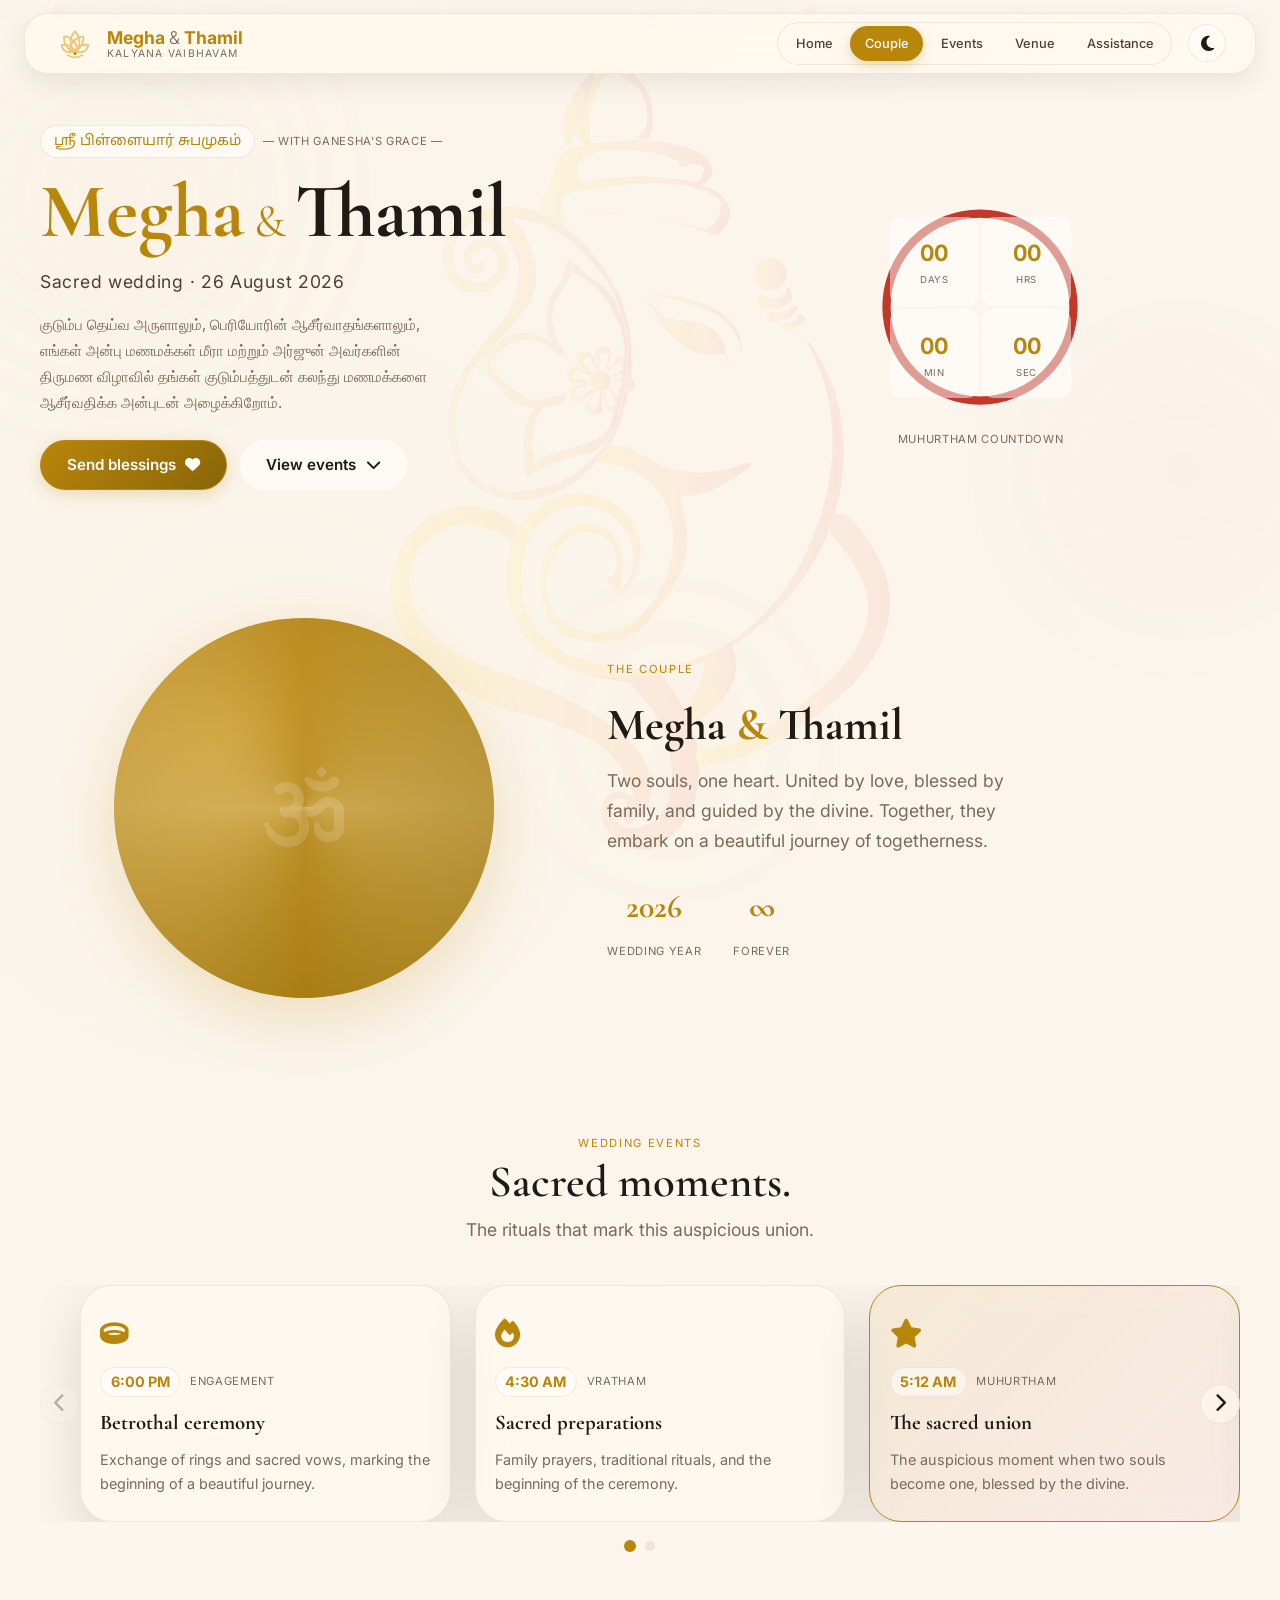
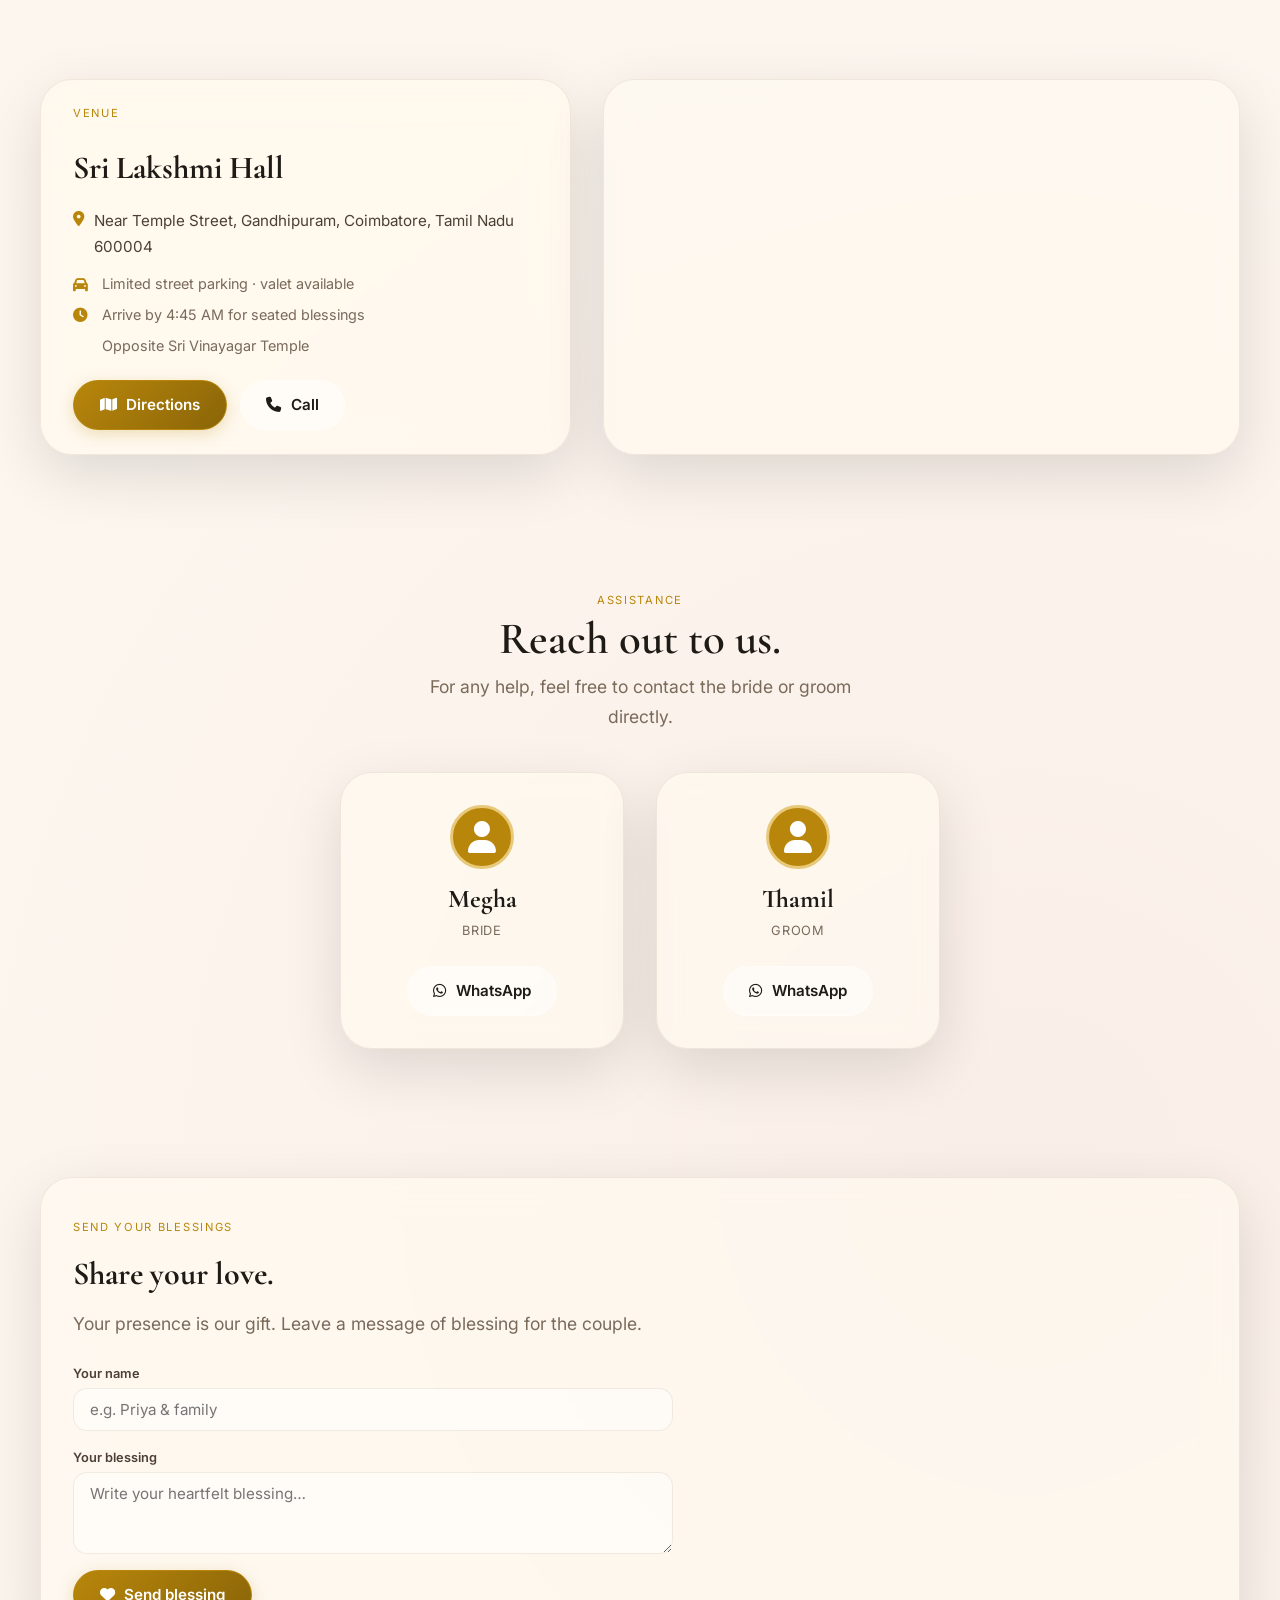
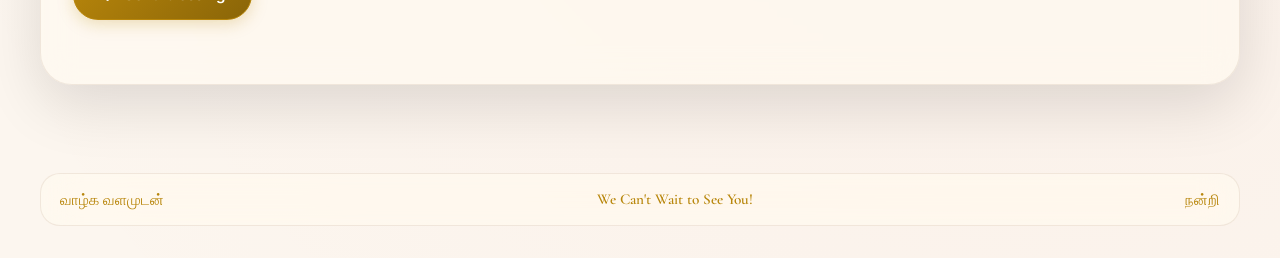
<file: Marriage Template 01/index.html>
<!DOCTYPE html>
<html lang="en" data-theme="light">
<head>
    <meta charset="UTF-8" />
    <meta name="viewport" content="width=device-width, initial-scale=1.0" />
    <title>Megha & Thamil · Sacred Union</title>
    <meta name="description" content="Wedding invitation of Megha & Thamil — a sacred Tamil wedding ceremony." />
    <link rel="preconnect" href="https://fonts.googleapis.com" />
    <link rel="preconnect" href="https://fonts.gstatic.com" crossorigin />
    <link href="https://fonts.googleapis.com/css2?family=Cormorant+Garamond:wght@400;500;600;700&family=Inter:wght@300;400;500;600;700&family=Noto+Sans+Tamil:wght@400;500;700&display=swap" rel="stylesheet" />
    <link rel="stylesheet" href="https://cdnjs.cloudflare.com/ajax/libs/font-awesome/6.5.2/css/all.min.css" />
    <link rel="stylesheet" href="style.css" />
</head>
<body>

    <!-- ===== PRELOADER ===== -->
    <div id="preloader" role="status" aria-label="Loading">
        <div class="loader-ring">
            <div class="ring"></div>
            <div class="ring"></div>
            <div class="ring"></div>
            <div class="loader-lotus"><i class="fas fa-om"></i></div>
        </div>
        <p class="loader-text">Blessings unfolding …</p>
    </div>

    <!-- ===== AMBIENT BG ===== -->
    <div class="ambient-bg" aria-hidden="true">
        <div class="orb orb-1"></div>
        <div class="orb orb-2"></div>
        <div class="orb orb-3"></div>
        <div class="kolam-overlay"></div>
        <div class="floating-petals" id="petalsContainer"></div>
    </div>

    <!-- ===== GANESH DEITY ===== -->
    <div class="deity-silhouette" aria-hidden="true"></div>

    <!-- ===== SKIP LINK ===== -->
    <a class="skip-link" href="#main">Skip to main content</a>

    <!-- ===== HEADER ===== -->
    <header class="site-header" role="banner">
        <div class="container header-inner">
            <a class="brand" href="#home" aria-label="Home">
                <span class="brand-icon" aria-hidden="true">
                    <svg viewBox="0 0 64 64" role="img" aria-label="Lotus logo">
                        <path class="lotus-petal" d="M32 14c4.6 5.4 6.8 11 6.8 16.4 0 5.8-2.4 11-6.8 15.6-4.4-4.6-6.8-9.8-6.8-15.6C25.2 25 27.4 19.4 32 14Z" />
                        <path class="lotus-petal" d="M19.2 22.2c5.8 2.1 10.1 5.2 12.8 9.4 2.8 4.3 3.8 9.1 3.2 14.6-5.8-.6-10.6-2.8-14.4-6.7-3.8-3.9-5.7-9.7-5.6-17.3Z" />
                        <path class="lotus-petal" d="M44.8 22.2c.1 7.6-1.8 13.4-5.6 17.3-3.8 3.9-8.6 6.1-14.4 6.7-.6-5.5.4-10.3 3.2-14.6 2.7-4.2 7-7.3 12.8-9.4Z" />
                        <path class="lotus-petal" d="M11.8 34.8c4.8-.5 9 .1 12.5 1.8 3.5 1.7 6.1 4.4 7.7 8.2-4.7 1.3-9 1.4-12.9.3-4-1.1-6.4-4.5-7.3-10.3Z" />
                        <path class="lotus-petal" d="M52.2 34.8c-.9 5.8-3.3 9.2-7.3 10.3-3.9 1.1-8.2 1-12.9-.3 1.6-3.8 4.2-6.5 7.7-8.2 3.5-1.7 7.7-2.3 12.5-1.8Z" />
                        <path class="lotus-base" d="M20 50.2c4.2 2.6 8.2 3.8 12 3.8s7.8-1.2 12-3.8" />
                        <circle class="lotus-bindu" cx="32" cy="48.4" r="2.2" />
                    </svg>
                </span>
                <span class="brand-copy">
                    <strong class="brand-title">Megha <span class="amp">&amp;</span> Thamil</strong>
                    <span class="brand-sub">Kalyana Vaibhavam</span>
                </span>
            </a>

            <nav class="primary-nav" aria-label="Main navigation">
                <a href="#home" data-nav="home" class="active">Home</a>
                <a href="#couple" data-nav="couple">Couple</a>
                <a href="#events" data-nav="events">Events</a>
                <a href="#venue" data-nav="venue">Venue</a>
                <a href="#assistance" data-nav="assistance">Assistance</a>
            </nav>

            <div class="header-actions">
                <button class="theme-toggle" data-theme-toggle aria-label="Toggle theme" title="Toggle theme">
                    <i class="fas fa-moon"></i>
                </button>
                <button class="menu-toggle" data-menu-toggle aria-label="Toggle menu" aria-expanded="false">
                    <span class="bar"></span><span class="bar"></span><span class="bar"></span>
                </button>
            </div>
        </div>
    </header>

    <!-- ===== MAIN ===== -->
    <main id="main">

        <!-- ===== HERO ===== -->
        <section class="section hero" id="home">
            <div class="container hero-grid">
                <div class="hero-content reveal">
                    <div class="hero-badge">
                        <span class="badge-tamil">ஸ்ரீ பிள்ளையார் சுபமுகம்</span>
                        <span class="badge-en">— with Ganesha's grace —</span>
                    </div>
                    <h1 class="hero-title">
                        <span class="title-line">Megha</span>
                        <span class="title-amp">&amp;</span>
                        <span class="title-line">Thamil</span>
                    </h1>
                    <p class="hero-sub">Sacred wedding · 26 August 2026</p>
                    <p class="hero-desc tamil">
                        குடும்ப தெய்வ அருளாலும், பெரியோரின் ஆசீர்வாதங்களாலும்,
                        எங்கள் அன்பு மணமக்கள் மீரா மற்றும் அர்ஜுன் அவர்களின்
                        திருமண விழாவில் தங்கள் குடும்பத்துடன் கலந்து மணமக்களை
                        ஆசீர்வதிக்க அன்புடன் அழைக்கிறோம்.
                    </p>
                    <div class="hero-actions">
                        <a href="#assistance" class="button primary">Send blessings <i class="fas fa-heart"></i></a>
                        <a href="#events" class="button secondary">View events <i class="fas fa-chevron-down"></i></a>
                    </div>
                </div>

                <aside class="hero-side reveal">
                    <div class="countdown-ring" data-countdown="2026-08-26T05:12:00+05:30">
                        <svg class="ring-svg" viewBox="0 0 160 160">
                            <circle class="ring-bg" cx="80" cy="80" r="68" />
                            <circle class="ring-progress" cx="80" cy="80" r="68" />
                        </svg>
                        <div class="ring-content">
                            <div class="ring-unit"><strong data-unit="days">00</strong><span>Days</span></div>
                            <div class="ring-unit"><strong data-unit="hours">00</strong><span>Hrs</span></div>
                            <div class="ring-unit"><strong data-unit="minutes">00</strong><span>Min</span></div>
                            <div class="ring-unit"><strong data-unit="seconds">00</strong><span>Sec</span></div>
                        </div>
                        <div class="ring-label">Muhurtham countdown</div>
                    </div>
                </aside>
            </div>
        </section>

        <!-- ===== COUPLE SECTION ===== -->
        <section class="section" id="couple">
            <div class="container couple-layout">
                <div class="couple-frame reveal">
                    <div class="frame-shape"><i class="fas fa-om"></i></div>
                    <div class="frame-glow"></div>
                </div>
                <div class="couple-text reveal">
                    <span class="eyebrow">The Couple</span>
                    <h2>Megha <span>&amp;</span> Thamil</h2>
                    <p class="couple-desc">
                        Two souls, one heart. United by love, blessed by family, and guided by the divine.
                        Together, they embark on a beautiful journey of togetherness.
                    </p>
                    <div class="couple-stats">
                        <div><span>2026</span> <label>Wedding Year</label></div>
                        <div><span>∞</span> <label>Forever</label></div>
                    </div>
                </div>
            </div>
        </section>

        <!-- ===== EVENTS CAROUSEL ===== -->
        <section class="section" id="events">
            <div class="container">
                <div class="section-heading centered reveal">
                    <span class="eyebrow">Wedding events</span>
                    <h2>Sacred moments.</h2>
                    <p class="heading-desc">The rituals that mark this auspicious union.</p>
                </div>

                <div class="events-carousel-wrapper reveal">
                    <button class="carousel-btn prev-btn" id="prevBtn" aria-label="Previous event">
                        <i class="fas fa-chevron-left"></i>
                    </button>
                    <div class="events-carousel" id="eventsCarousel">
                        <article class="event-card glass-card" style="--accent:#e8c97a;">
                            <div class="event-icon"><i class="fas fa-ring"></i></div>
                            <div class="event-meta">
                                <span class="event-time">6:00 PM</span>
                                <span class="event-label">Engagement</span>
                            </div>
                            <h3>Betrothal ceremony</h3>
                            <p>Exchange of rings and sacred vows, marking the beginning of a beautiful journey.</p>
                        </article>
                        <article class="event-card glass-card" style="--accent:#b8860b;">
                            <div class="event-icon"><i class="fas fa-fire"></i></div>
                            <div class="event-meta">
                                <span class="event-time">4:30 AM</span>
                                <span class="event-label">Vratham</span>
                            </div>
                            <h3>Sacred preparations</h3>
                            <p>Family prayers, traditional rituals, and the beginning of the ceremony.</p>
                        </article>
                        <article class="event-card glass-card featured" style="--accent:#c0392b;">
                            <div class="event-icon"><i class="fas fa-star"></i></div>
                            <div class="event-meta">
                                <span class="event-time">5:12 AM</span>
                                <span class="event-label">Muhurtham</span>
                            </div>
                            <h3>The sacred union</h3>
                            <p>The auspicious moment when two souls become one, blessed by the divine.</p>
                        </article>
                        <article class="event-card glass-card" style="--accent:#2d7d46;">
                            <div class="event-icon"><i class="fas fa-utensils"></i></div>
                            <div class="event-meta">
                                <span class="event-time">7:00 AM</span>
                                <span class="event-label">Reception</span>
                            </div>
                            <h3>Breakfast &amp; blessings</h3>
                            <p>Join us for a warm celebration with delicious food and family joy.</p>
                        </article>
                    </div>
                    <button class="carousel-btn next-btn" id="nextBtn" aria-label="Next event">
                        <i class="fas fa-chevron-right"></i>
                    </button>
                </div>
                <div class="carousel-dots" id="carouselDots"></div>
            </div>
        </section>

        <!-- ===== VENUE ===== -->
        <section class="section" id="venue">
            <div class="container venue-layout">
                <div class="venue-info glass-card reveal">
                    <span class="eyebrow">Venue</span>
                    <h2>Sri Lakshmi Hall</h2>
                    <p class="venue-address">
                        <i class="fas fa-location-dot"></i>
                        Near Temple Street, Gandhipuram, Coimbatore, Tamil Nadu 600004
                    </p>
                    <ul class="venue-details">
                        <li><i class="fas fa-car"></i> Limited street parking · valet available</li>
                        <li><i class="fas fa-clock"></i> Arrive by 4:45 AM for seated blessings</li>
                        <li><i class="fas fa-temple"></i> Opposite Sri Vinayagar Temple</li>
                    </ul>
                    <div class="venue-actions">
                        <a class="button primary" href="https://www.google.com/maps/search/?api=1&query=Sri+Lakshmi+Hall+Gandhipuram+Coimbatore" target="_blank" rel="noopener">
                            <i class="fas fa-map"></i> Directions
                        </a>
                        <a class="button secondary" href="tel:+919876543210">
                            <i class="fas fa-phone"></i> Call
                        </a>
                    </div>
                </div>
                <div class="venue-map glass-card reveal">
                    <iframe title="Venue map" src="https://www.google.com/maps?q=Sri+Lakshmi+Hall+Gandhipuram+Coimbatore&output=embed" loading="lazy" referrerpolicy="no-referrer-when-downgrade"></iframe>
                </div>
            </div>
        </section>

        <!-- ===== ASSISTANCE ===== -->
        <section class="section" id="assistance">
            <div class="container">
                <div class="section-heading centered reveal">
                    <span class="eyebrow">Assistance</span>
                    <h2>Reach out to us.</h2>
                    <p class="heading-desc">For any help, feel free to contact the bride or groom directly.</p>
                </div>
                <div class="assistance-grid">
                    <div class="assist-card glass-card reveal">
                        <div class="assist-avatar"><i class="fas fa-user"></i></div>
                        <h3>Megha</h3>
                        <p class="assist-role">Bride</p>
                        <a href="https://wa.me/919999999991" class="button secondary" target="_blank">
                            <i class="fab fa-whatsapp"></i> WhatsApp
                        </a>
                    </div>
                    <div class="assist-card glass-card reveal">
                        <div class="assist-avatar"><i class="fas fa-user"></i></div>
                        <h3>Thamil</h3>
                        <p class="assist-role">Groom</p>
                        <a href="https://wa.me/919999999992" class="button secondary" target="_blank">
                            <i class="fab fa-whatsapp"></i> WhatsApp
                        </a>
                    </div>
                </div>
            </div>
        </section>

        <!-- ===== BLESSINGS ===== -->
        <section class="section" id="blessings">
            <div class="container">
                <div class="blessings-shell glass-card reveal">
                    <span class="eyebrow">Send your blessings</span>
                    <h2>Share your love.</h2>
                    <p class="blessings-desc">Your presence is our gift. Leave a message of blessing for the couple.</p>
                    <form class="blessings-form" id="blessingForm" novalidate>
                        <div class="form-group">
                            <label for="blessName">Your name</label>
                            <input type="text" id="blessName" placeholder="e.g. Priya & family" required />
                        </div>
                        <div class="form-group">
                            <label for="blessMsg">Your blessing</label>
                            <textarea id="blessMsg" rows="3" placeholder="Write your heartfelt blessing…" required></textarea>
                        </div>
                        <button type="submit" class="button primary">
                            <i class="fas fa-heart"></i> Send blessing
                        </button>
                    </form>
                    <div class="blessings-feed" id="blessingsFeed" role="feed" aria-label="Blessings from guests"></div>
                </div>
            </div>
        </section>

    </main>

    <!-- ===== BACK TO TOP ===== -->
    <button id="backToTop" class="back-to-top" aria-label="Back to top">
        <i class="fas fa-chevron-up"></i>
    </button>

    <!-- ===== FOOTER ===== -->
    <footer class="site-footer">
        <div class="container footer-inner">
            <p class="tamil">வாழ்க வளமுடன்</p>
            <h3>We Can't Wait to See You!</h3>
            <p class="tamil">நன்றி</p>
        </div>
    </footer>

    <script src="script.js" defer></script>
</body>
</html>
</file>
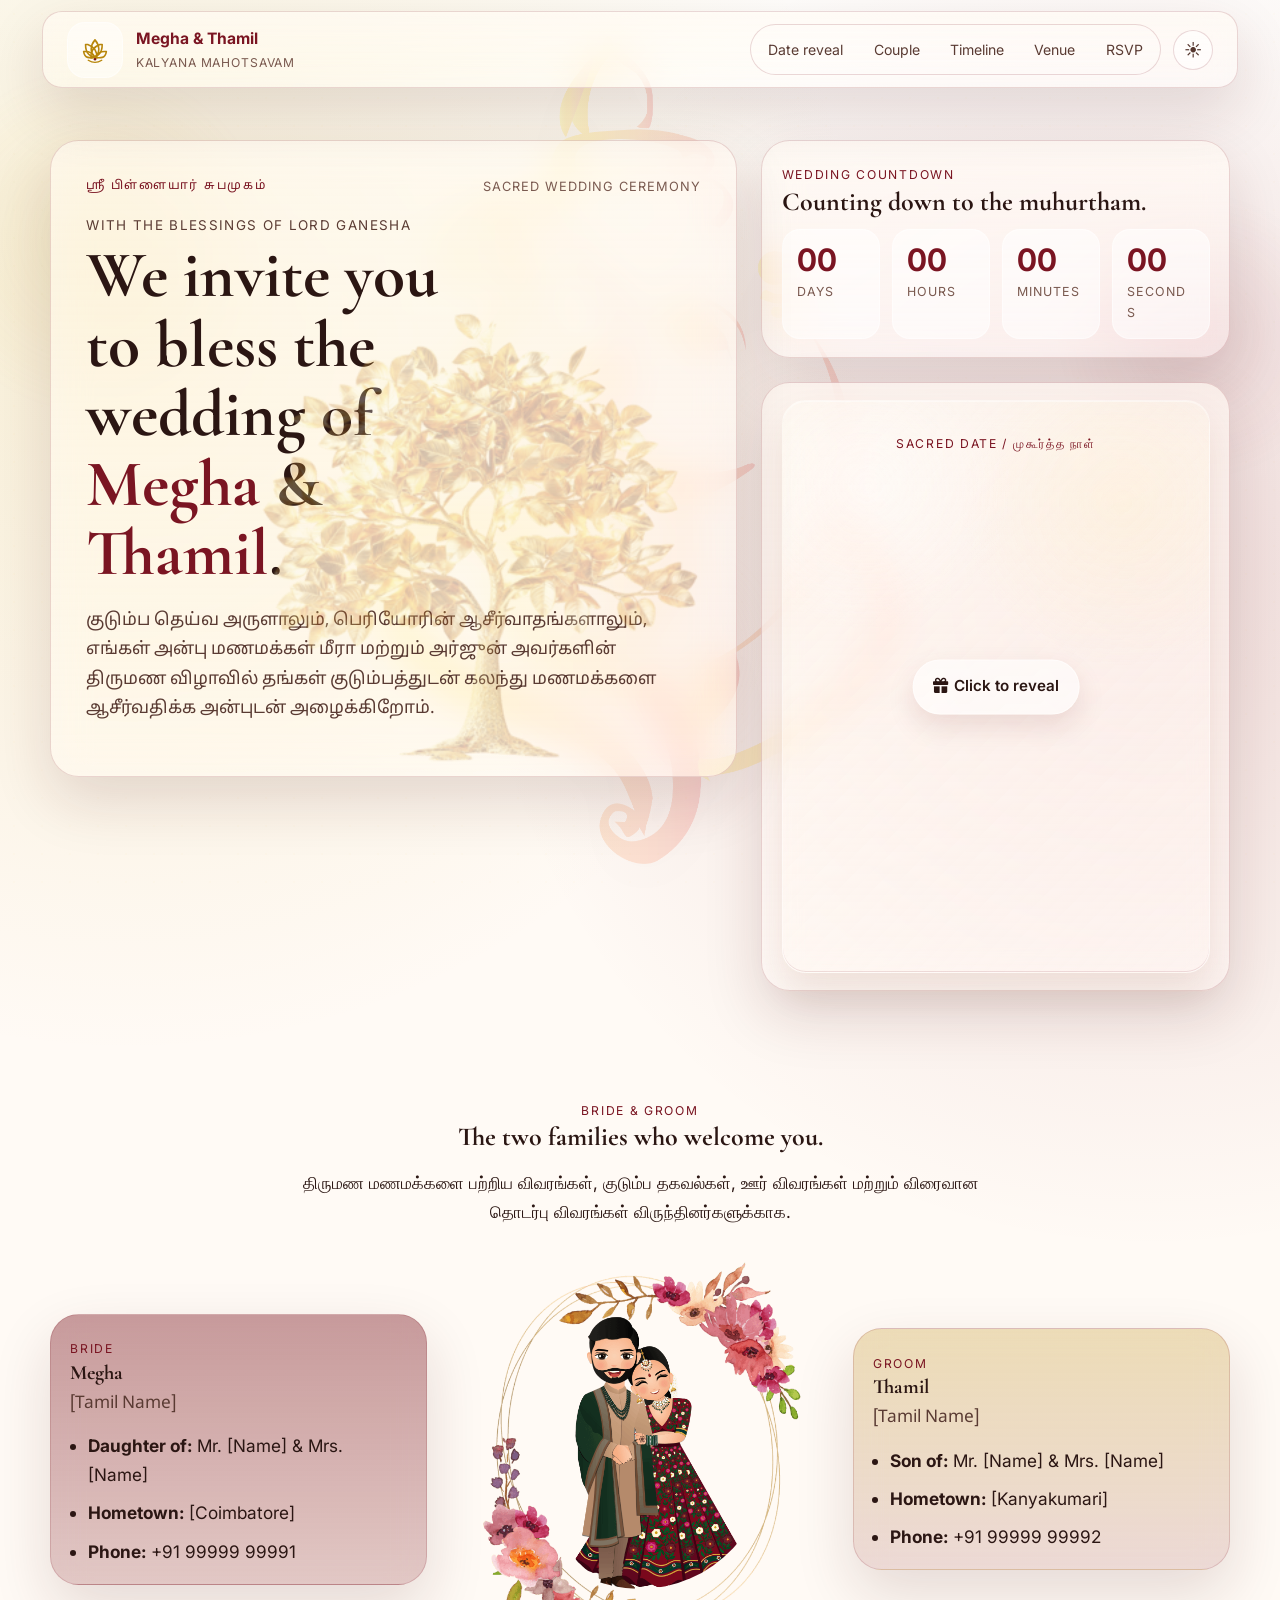
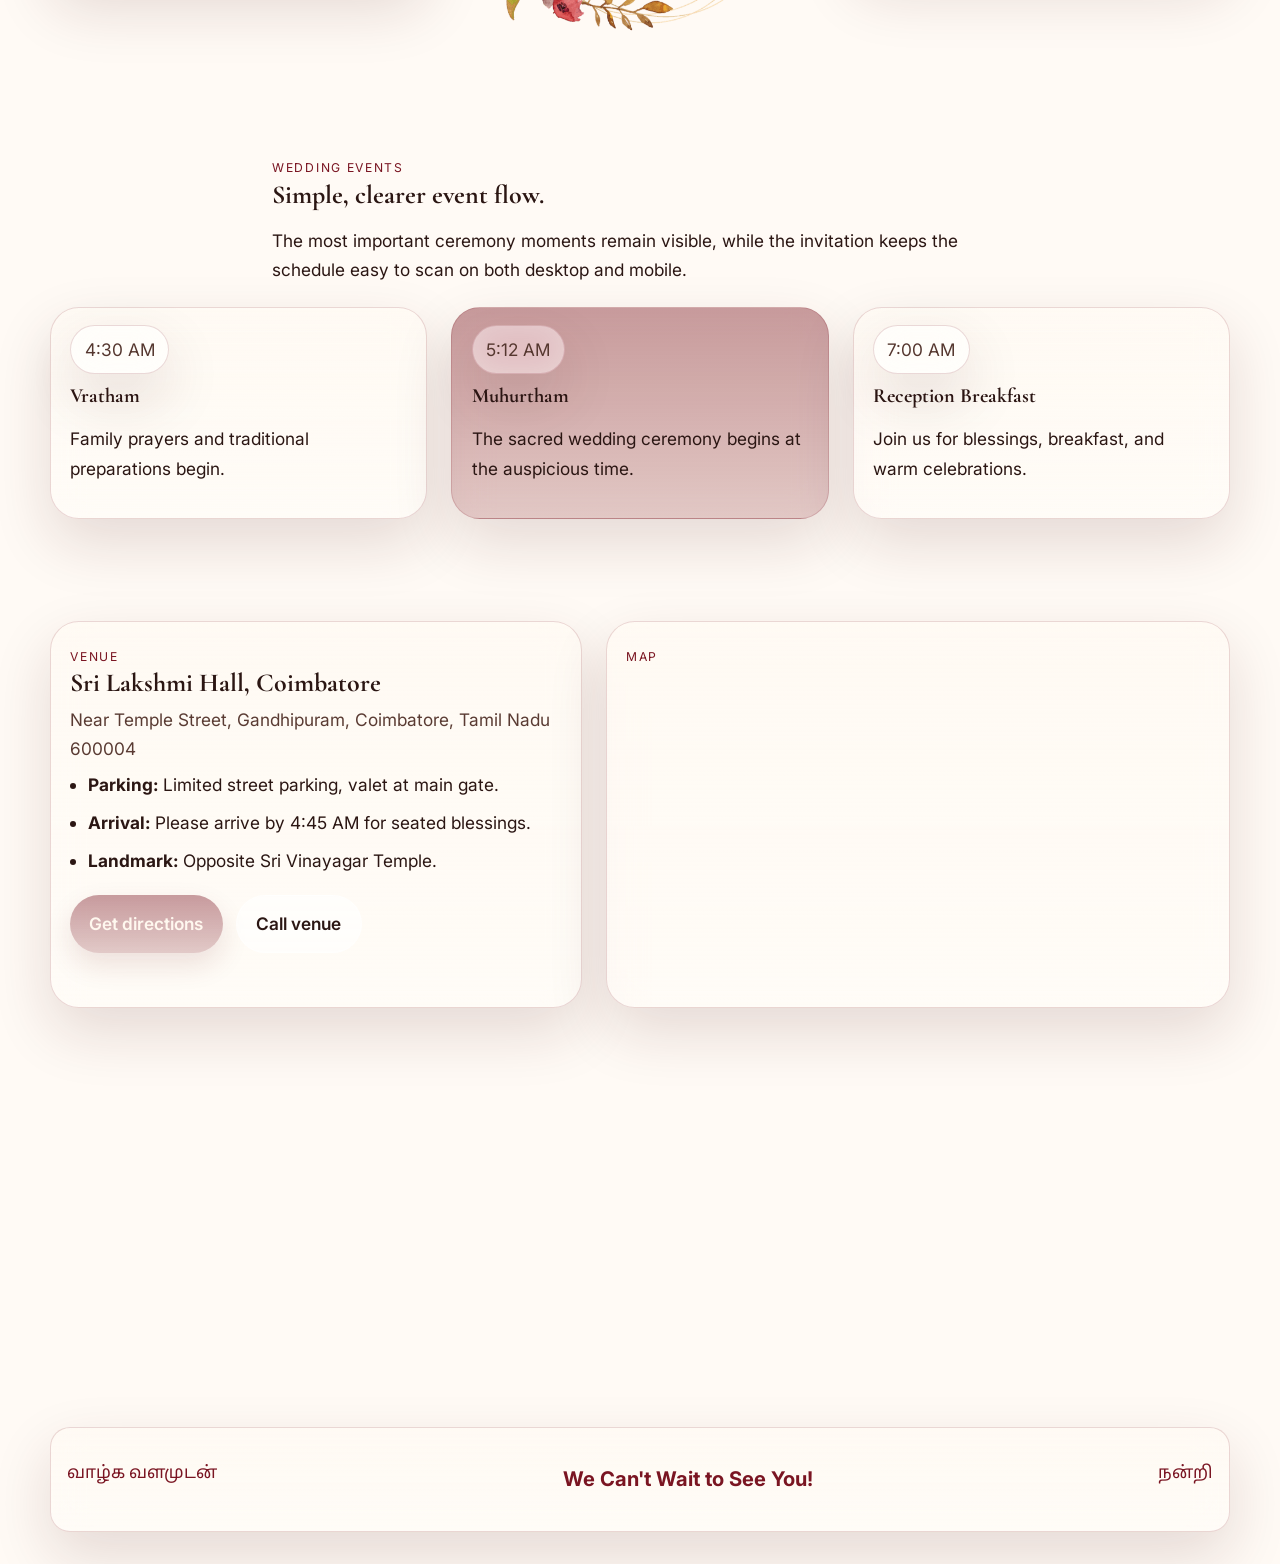
<file: Marriage Template/index.html>
<!DOCTYPE html>
<html lang="en" data-theme="light">

<head>
    <meta charset="UTF-8" />
    <meta name="viewport" content="width=device-width, initial-scale=1.0" />
    <title>Megha & Thamil Wedding Invitation</title>
    <meta name="description"
    content="Tamil wedding invitation for Megha and Thamil with immersive date reveal, Ganesh blessing motif, and live countdown." />
    <meta property="og:title" content="Megha & Thamil Wedding Invitation" />
    <meta property="og:type" content="event" />
    <meta property="og:description" content="Join us for the sacred wedding ceremony of Megha and Thamil." />
    <link rel="preconnect" href="https://fonts.googleapis.com">
    <link rel="preconnect" href="https://fonts.gstatic.com" crossorigin>
    <link
    href="https://fonts.googleapis.com/css2?family=Cormorant+Garamond:wght@500;600;700&family=Inter:wght@400;500;600;700&family=Noto+Sans+Tamil:wght@400;500;700&display=swap"
    rel="stylesheet">
    <link rel="icon" type="image/svg+xml" href="./images/favicon.svg" />
    <link rel="stylesheet" href="./style.css" />
    <link rel="stylesheet" href="https://cdnjs.cloudflare.com/ajax/libs/font-awesome/6.5.2/css/all.min.css"
    integrity="sha512-SnH5WK+bZxgPHs44uWIX+LLJAJ9/2PkPKZ5QiAj6Ta86w+fsb2TkcmfRyVX3pBnMFcV7oQPJkl9QevSCWr3W6A=="
    crossorigin="anonymous" referrerpolicy="no-referrer" />
</head>

<body>
    <div id="preloader">
        <div class="loader-center">
            <div class="heart-pulse">
                <i class="fa-solid fa-heart"></i>
                <span class="heart-glow" aria-hidden="true"></span>
            </div>
            <div class="pulse-line-track" aria-hidden="true">
                <svg viewBox="0 0 220 20" preserveAspectRatio="none" class="pulse-svg">
                    <polyline
                    points="10,10 20,10 30,10 35,10 40,10 45,2 50,10 55,18 60,10 65,10 70,10 75,10 80,10 85,2 90,10 95,18 100,10 105,10 110,10 115,10 120,10 125,10 130,10 135,10 140,10 145,10 150,10 155,10 160,10 165,10 170,10 175,10 180,10 185,10 190,10 195,10 200,10 205,10 210,10"
                    fill="none" stroke="#e63946" stroke-width="2.5" stroke-linecap="round" stroke-linejoin="round"
                    class="pulse-path" />
                </svg>
            </div>
        </div>
    </div>

    <a class="skip-link" href="#main">Skip to content</a>

    <div class="ambient-bg" aria-hidden="true">
        <div class="orb orb-1"></div>
        <div class="orb orb-2"></div>
        <div class="orb orb-3"></div>
        <div class="kolam-grid"></div>
    </div>

    <div class="deity-outline" aria-hidden="true"></div>

    <header class="site-header liquid-strip">
        <div class="container header-inner">
            <a class="brand" href="#home" aria-label="Go to top">
                <span class="brand-mark" aria-hidden="true">
                    <svg viewBox="0 0 64 64" role="img" aria-label="Lotus logo">
                        <path class="lotus-petal"
                        d="M32 14c4.6 5.4 6.8 11 6.8 16.4 0 5.8-2.4 11-6.8 15.6-4.4-4.6-6.8-9.8-6.8-15.6C25.2 25 27.4 19.4 32 14Z" />
                        <path class="lotus-petal"
                        d="M19.2 22.2c5.8 2.1 10.1 5.2 12.8 9.4 2.8 4.3 3.8 9.1 3.2 14.6-5.8-.6-10.6-2.8-14.4-6.7-3.8-3.9-5.7-9.7-5.6-17.3Z" />
                        <path class="lotus-petal"
                        d="M44.8 22.2c.1 7.6-1.8 13.4-5.6 17.3-3.8 3.9-8.6 6.1-14.4 6.7-.6-5.5.4-10.3 3.2-14.6 2.7-4.2 7-7.3 12.8-9.4Z" />
                        <path class="lotus-petal"
                        d="M11.8 34.8c4.8-.5 9 .1 12.5 1.8 3.5 1.7 6.1 4.4 7.7 8.2-4.7 1.3-9 1.4-12.9.3-4-1.1-6.4-4.5-7.3-10.3Z" />
                        <path class="lotus-petal"
                        d="M52.2 34.8c-.9 5.8-3.3 9.2-7.3 10.3-3.9 1.1-8.2 1-12.9-.3 1.6-3.8 4.2-6.5 7.7-8.2 3.5-1.7 7.7-2.3 12.5-1.8Z" />
                        <path class="lotus-base" d="M20 50.2c4.2 2.6 8.2 3.8 12 3.8s7.8-1.2 12-3.8" />
                        <circle class="lotus-bindu" cx="32" cy="48.4" r="2.2" />
                    </svg>
                </span>
                <span class="brand-copy">
                    <strong class="brand-title">Megha & Thamil</strong>
                    <span class="brand-subtitle">Kalyana Mahotsavam</span>
                </span>
            </a>

            <nav class="micro-nav" aria-label="Primary">
                <a href="#reveal" data-nav="reveal">Date reveal</a>
                <a href="#couple" data-nav="couple">Couple</a>
                <a href="#timeline" data-nav="timeline">Timeline</a>
                <a href="#venue" data-nav="venue">Venue</a>
                <a href="#rsvp" data-nav="rsvp">RSVP</a>
            </nav>

            <button class="theme-toggle" type="button" data-theme-toggle aria-label="Switch theme">
                <span class="theme-icon">☀</span>
            </button>
        </div>
    </header>

    <main id="main">
        <section class="section hero" id="home">
            <div class="container hero-layout">
                <article class="hero-card liquid-panel reveal">
                    <img src="./images/Kalpavriksha.png" alt="" class="hero-tree" aria-hidden="true">
                    <div class="hero-topline">
                        <span class="eyebrow tamil">ஸ்ரீ பிள்ளையார் சுபமுகம்</span>
                        <span class="hero-tag">Sacred wedding ceremony</span>
                    </div>
                    <p class="hero-kicker">With the blessings of Lord Ganesha</p>
                    <h1>We invite you to bless the wedding of <span>Megha</span> & <span>Thamil</span>.</h1>
                    <p class="hero-copy tamil">குடும்ப தெய்வ அருளாலும், பெரியோரின் ஆசீர்வாதங்களாலும், எங்கள் அன்பு மணமக்கள் மீரா
                        மற்றும் அர்ஜுன் அவர்களின் திருமண விழாவில் தங்கள் குடும்பத்துடன் கலந்து மணமக்களை ஆசீர்வதிக்க அன்புடன்
                        அழைக்கிறோம்.</p>
                </article>

                <aside class="stack-col hero-side">
                    <section class="countdown-shell liquid-panel reveal" id="countdown" aria-labelledby="countdown-title">
                        <span class="card-label" id="countdown-title">Wedding countdown</span>
                        <h2>Counting down to the muhurtham.</h2>
                        <div class="countdown-grid" data-countdown="2026-08-26T05:12:00+05:30">
                            <div><strong data-unit="days">00</strong><span>Days</span></div>
                            <div><strong data-unit="hours">00</strong><span>Hours</span></div>
                            <div><strong data-unit="minutes">00</strong><span>Minutes</span></div>
                            <div><strong data-unit="seconds">00</strong><span>Seconds</span></div>
                        </div>
                    </section>

                    <section class="scratch-shell liquid-panel reveal" id="reveal" aria-labelledby="scratch-title">
                        <div class="scratch-card" data-scratch-card>
                            <div class="foil-sheen" aria-hidden="true"></div>
                            <div class="scratch-content" aria-live="polite">
                                <p class="scratch-label">Sacred date / முகூர்த்த நாள்</p>
                                <div class="scratch-date">
                                    <h3>26 August 2026</h3>
                                    <p>Wednesday · ஆவணி 11, 2026 · 5:12 AM – 5:48 AM</p>
                                </div>
                                <div class="muhurtham-band">
                                    <div>
                                        <span class="meta">தமிழ் தேதி</span>
                                        <strong>ஆவணி 11, 2026</strong>
                                    </div>
                                    <div>
                                        <span class="meta">Muhurtham / முகூர்த்த நேரம்</span>
                                        <strong>5:12 AM – 5:48 AM</strong>
                                    </div>
                                    <div>
                                        <span class="meta">Venue / இடம்</span>
                                        <strong>Sri Lakshmi Hall, Coimbatore</strong>
                                    </div>
                                </div>
                            </div>
                            <div class="scratch-hint hint-mobile">Click to reveal the wedding date</div>
                            <button class="desktop-reveal button secondary" type="button">
                                <i class="fa-solid fa-gift" aria-hidden="true"></i> Click to reveal
                            </button>
                            <canvas class="scratch-canvas" width="640" height="360"
                            aria-label="Click to reveal the wedding date"></canvas>
                        </div>
                    </section>
                </aside>
            </div>
        </section>

        <section class="section" id="couple">
            <div class="container">
                <div class="section-heading centered reveal">
                    <span class="eyebrow">Bride & Groom</span>
                    <h2>The two families who welcome you.</h2>
                    <p>திருமண மணமக்களை பற்றிய விவரங்கள், குடும்ப தகவல்கள், ஊர் விவரங்கள் மற்றும் விரைவான தொடர்பு விவரங்கள்
                        விருந்தினர்களுக்காக.</p>
                </div>
                <div class="people-grid">
                    <article class="person-card liquid-panel reveal">
                        <span class="meta">Bride</span>
                        <h3>Megha</h3>
                        <p class="tamil person-tamil">[Tamil Name]</p>
                        <ul class="detail-list">
                            <li><strong>Daughter of:</strong> Mr. [Name] & Mrs. [Name]</li>
                            <li><strong>Hometown:</strong> [Coimbatore]</li>
                            <li><strong>Phone:</strong> <a href="tel:+919999999991">+91 99999 99991</a></li>
                        </ul>
                    </article>

                    <div class="couple-container reveal">
                        <div class="couple-frame">
                            <img src="./images/couple-shape.png" alt="" class="frame-shape">
                            <img src="./images/Couple 01.jpg" alt="" class="couple-img">
                        </div>
                    </div>

                    <article class="person-card liquid-panel reveal featured-person">
                        <span class="meta">Groom</span>
                        <h3>Thamil</h3>
                        <p class="tamil person-tamil">[Tamil Name]</p>
                        <ul class="detail-list">
                            <li><strong>Son of:</strong> Mr. [Name] & Mrs. [Name]</li>
                            <li><strong>Hometown:</strong> [Kanyakumari]</li>
                            <li><strong>Phone:</strong> <a href="tel:+919999999992">+91 99999 99992</a></li>
                        </ul>
                    </article>
                </div>
            </div>
        </section>

        <section class="section" id="timeline">
            <div class="container">
                <div class="section-heading reveal">
                    <span class="eyebrow">Wedding events</span>
                    <h2>Simple, clearer event flow.</h2>
                    <p>The most important ceremony moments remain visible, while the invitation keeps the schedule easy to scan on
                        both desktop and mobile.</p>
                    </div>
                    <div class="timeline-grid">
                        <article class="timeline-card liquid-panel reveal"><span class="time-chip liquid-chip">4:30 AM</span>
                            <h3>Vratham</h3>
                            <p>Family prayers and traditional preparations begin.</p>
                        </article>
                        <article class="timeline-card liquid-panel reveal featured"><span class="time-chip liquid-chip">5:12 AM</span>
                            <h3>Muhurtham</h3>
                            <p>The sacred wedding ceremony begins at the auspicious time.</p>
                        </article>
                        <article class="timeline-card liquid-panel reveal"><span class="time-chip liquid-chip">7:00 AM</span>
                            <h3>Reception Breakfast</h3>
                            <p>Join us for blessings, breakfast, and warm celebrations.</p>
                        </article>
                    </div>
                </div>
            </section>

            <section class="section" id="venue">
                <div class="container venue-grid">
                    <article class="venue-card liquid-panel reveal">
                        <span class="eyebrow">Venue</span>
                        <h2>Sri Lakshmi Hall, Coimbatore</h2>
                        <p class="venue-address">Near Temple Street, Gandhipuram, Coimbatore, Tamil Nadu 600004</p>
                        <ul class="detail-list compact">
                            <li><strong>Parking:</strong> Limited street parking, valet at main gate.</li>
                            <li><strong>Arrival:</strong> Please arrive by 4:45 AM for seated blessings.</li>
                            <li><strong>Landmark:</strong> Opposite Sri Vinayagar Temple.</li>
                        </ul>
                        <div class="action-row">
                            <a class="button primary"
                            href="https://www.google.com/maps/search/?api=1&query=Sri+Lakshmi+Hall+Gandhipuram+Coimbatore"
                            target="_blank" rel="noopener noreferrer">Get directions</a>
                            <a class="button secondary" href="tel:+919876543210">Call venue</a>
                        </div>
                    </article>
                    <article class="map-card liquid-panel reveal">
                        <span class="meta">Map</span>
                        <iframe title="Venue map"
                        src="https://www.google.com/maps?q=Sri+Lakshmi+Hall+Gandhipuram+Coimbatore&output=embed" loading="lazy"
                        referrerpolicy="no-referrer-when-downgrade"></iframe>
                    </article>
                </div>
            </section>

            <section class="section" id="rsvp">
                <div class="container">
                    <div class="rsvp-shell liquid-panel reveal">
                        <span class="eyebrow">RSVP</span>
                        <h2>Share your blessings</h2>
                        <div class="rsvp-grid">
                            <article class="contact-card liquid-panel">
                                <div class="contact-icon"><i class="fa-brands fa-whatsapp"></i></div>
                                <h3>WhatsApp</h3>
                                <a href="https://wa.me/919999999999" target="_blank" rel="noopener noreferrer">+91 99999 99999</a>
                            </article>
                            <article class="contact-card liquid-panel">
                                <div class="contact-icon"><i class="fa-solid fa-phone"></i></div>
                                <h3>Call family</h3>
                                <a href="tel:+919999999998">+91 99999 99998</a>
                            </article>
                            <article class="contact-card liquid-panel">
                                <div class="contact-icon"><i class="fa-solid fa-envelope"></i></div>
                                <h3>Email</h3>
                                <a href="mailto:family@example.com">family@example.com</a>
                            </article>
                            <article class="contact-card liquid-panel">
                                <div class="contact-icon"><i class="fa-solid fa-location-dot"></i></div>
                                <h3>Directions help</h3>
                                <a href="https://www.google.com/maps/search/?api=1&query=Sri+Lakshmi+Hall+Sion+East+Mumbai" target="_blank"
                                rel="noopener noreferrer">Open map</a>
                            </article>
                        </div>
                    </div>
                </div>
            </section>
        </main>

        <footer class="site-footer">
            <div class="container footer-inner liquid-strip">
                <p class="tamil">வாழ்க வளமுடன்</p>
                <h3>We Can't Wait to See You!</h3>
                <p class="tamil">நன்றி</p>
            </div>
        </footer>

        <button class="back-to-top" aria-label="Back to top" data-back-to-top>
            <i class="fa-solid fa-chevron-up"></i>
        </button>

        <script src="./script.js" defer></script>
    </body>

    </html>
</file>
<file: Marriage Template 01/style.css>
/* --------------------------------------------------------------
   ROOT & THEME
-------------------------------------------------------------- */
:root {
  --primary: #b8860b;
  --primary-soft: #d4a847;
  --primary-dark: #8a6508;
  --accent: #c0392b;
  --gold: #e8c97a;
  --gold-light: #f5e2a7;
  --ink: #1e1a16;
  --muted: #7a6a5a;
  --muted-strong: #4d3f35;
  --surface: rgba(255, 250, 240, 0.62);
  --surface-2: rgba(255, 255, 255, 0.20);
  --line: rgba(200, 180, 160, 0.25);
  --line-strong: rgba(255, 255, 255, 0.30);
  --shadow: 0 20px 60px rgba(0, 0, 0, 0.12);
  --shadow-soft: 0 8px 28px rgba(0, 0, 0, 0.08);
  --bg: #fcf6ef;
  --chip-bg: rgba(255, 255, 255, 0.5);
  --chip-text: #3d322a;
  --font-display: 'Cormorant Garamond', serif;
  --font-body: 'Inter', sans-serif;
  --font-tamil: 'Noto Sans Tamil', sans-serif;
  --radius-lg: 2rem;
  --radius-xl: 3rem;
  --content: 1200px;
  --transition: 0.45s cubic-bezier(0.22, 1, 0.36, 1);
}

[data-theme="dark"] {
  --primary: #e8c97a;
  --primary-soft: #f5dca8;
  --primary-dark: #c7a85a;
  --accent: #e67e6b;
  --ink: #f0ece6;
  --muted: #b8aaa0;
  --muted-strong: #d6cbc2;
  --surface: rgba(28, 22, 18, 0.72);
  --surface-2: rgba(255, 255, 255, 0.06);
  --line: rgba(255, 240, 220, 0.10);
  --line-strong: rgba(255, 255, 255, 0.15);
  --shadow: 0 20px 60px rgba(0, 0, 0, 0.45);
  --shadow-soft: 0 8px 28px rgba(0, 0, 0, 0.35);
  --bg: #161210;
  --chip-bg: rgba(255, 255, 255, 0.07);
  --chip-text: #e8ddd0;
}

/* --------------------------------------------------------------
   BASE
-------------------------------------------------------------- */
* { box-sizing: border-box; margin: 0; padding: 0; }
html { scroll-behavior: smooth; -webkit-tap-highlight-color: transparent; }
body {
  min-height: 100vh;
  color: var(--ink);
  font-family: var(--font-body);
  font-size: clamp(1rem, 0.95vw + 0.4rem, 1.1rem);
  line-height: 1.7;
  background: var(--bg);
  background-image:
    radial-gradient(circle at 20% 20%, rgba(232, 201, 122, 0.06), transparent 40%),
    radial-gradient(circle at 80% 80%, rgba(192, 57, 43, 0.04), transparent 40%);
  overflow-x: hidden;
  transition: background 0.5s ease, color 0.4s ease;
}
a { color: inherit; text-decoration: none; }
button { font: inherit; border: none; background: none; cursor: pointer; color: inherit; }
img, svg, iframe { display: block; max-width: 100%; }
.skip-link {
  position: absolute; left: -9999px; top: 1rem; padding: 0.8rem 1.5rem;
  background: var(--primary); color: #fff; border-radius: 999px; z-index: 100; font-weight: 600;
}
.skip-link:focus { left: 1rem; }
.container { width: min(var(--content), calc(100% - 2rem)); margin: 0 auto; }
.section { padding: clamp(2.5rem, 5vw, 5rem) 0; position: relative; }

/* --------------------------------------------------------------
   AMBIENT BG
-------------------------------------------------------------- */
.ambient-bg {
  position: fixed; inset: 0; pointer-events: none; z-index: -1; overflow: hidden;
}
.orb {
  position: absolute; border-radius: 50%; filter: blur(80px); opacity: 0.3;
}
.orb-1 { width: 30rem; height: 30rem; left: -10%; top: -5%; background: radial-gradient(circle, rgba(232, 201, 122, 0.2), transparent 70%); }
.orb-2 { width: 25rem; height: 25rem; right: -8%; top: 30%; background: radial-gradient(circle, rgba(192, 57, 43, 0.15), transparent 70%); }
.orb-3 { width: 20rem; height: 20rem; left: 40%; bottom: 0; background: radial-gradient(circle, rgba(232, 201, 122, 0.12), transparent 70%); }
.kolam-overlay {
  position: absolute; inset: 0;
  background-image: radial-gradient(circle, rgba(232, 201, 122, 0.04) 1px, transparent 1px);
  background-size: 32px 32px; opacity: 0.5;
}
.floating-petals { position: absolute; inset: 0; overflow: hidden; pointer-events: none; }
.petal {
  position: absolute; font-size: 1.2rem; color: rgba(232, 201, 122, 0.15);
  animation: floatPetal 18s linear infinite; user-select: none;
}
@keyframes floatPetal {
  0% { transform: translateY(110vh) rotate(0deg) scale(0.8); opacity: 0; }
  10% { opacity: 1; }
  90% { opacity: 1; }
  100% { transform: translateY(-10vh) rotate(720deg) scale(1.2); opacity: 0; }
}

/* --------------------------------------------------------------
   DEITY SILHOUETTE
-------------------------------------------------------------- */
.deity-silhouette {
  position: fixed; inset: 0; margin: auto;
  width: min(70vw, 600px); height: min(90vh, 800px);
  z-index: -1; opacity: 0.08;
  background-image: url('./images/lord-ganesha-vector-34.png');
  background-repeat: no-repeat; background-position: center; background-size: contain;
  pointer-events: none;
  filter: drop-shadow(0 0 30px rgba(232, 201, 122, 0.1));
}

/* --------------------------------------------------------------
   GLASS
-------------------------------------------------------------- */
.glass-card {
  background: var(--surface);
  backdrop-filter: blur(18px) saturate(150%);
  -webkit-backdrop-filter: blur(18px) saturate(150%);
  border: 1px solid var(--line);
  box-shadow: var(--shadow);
  border-radius: var(--radius-lg);
  padding: 1.5rem 2rem;
  transition: background 0.4s ease, border-color 0.4s ease;
}

/* --------------------------------------------------------------
   HEADER
-------------------------------------------------------------- */
.site-header {
  position: sticky; top: 0.8rem; z-index: 50;
  width: min(calc(var(--content) + 2rem), calc(100% - 1.2rem)); margin: 0 auto;
  border-radius: 24px;
  background: var(--surface);
  backdrop-filter: blur(20px) saturate(160%);
  -webkit-backdrop-filter: blur(20px) saturate(160%);
  border: 1px solid var(--line);
  box-shadow: var(--shadow-soft);
  transition: background 0.4s ease;
}
.header-inner {
  display: flex; align-items: center; gap: 1rem; padding: 0.5rem 0.8rem; flex-wrap: wrap;
}
.brand { display: flex; align-items: center; gap: 0.7rem; flex-shrink: 0; }
.brand-icon {
  width: 42px; height: 42px; color: var(--primary); display: grid; place-items: center;
}
.brand-icon svg { width: 100%; height: 100%; }
.brand-copy { display: grid; line-height: 1.2; }
.brand-title { font-size: 1.1rem; font-weight: 700; color: var(--primary); }
.brand-title .amp { font-weight: 300; color: var(--muted); }
.brand-sub { font-size: 0.65rem; text-transform: uppercase; letter-spacing: 0.12em; color: var(--muted); }

/* Lotus logo animation - continuous */
.lotus-petal {
  fill: none;
  stroke: var(--gold);
  stroke-width: 2.8;
  stroke-linecap: round;
  stroke-linejoin: round;
  animation: lotusBloom 3s ease-in-out infinite alternate;
}
.lotus-petal:nth-child(1) { animation-delay: 0.0s; }
.lotus-petal:nth-child(2) { animation-delay: 0.3s; }
.lotus-petal:nth-child(3) { animation-delay: 0.6s; }
.lotus-petal:nth-child(4) { animation-delay: 0.9s; }
.lotus-petal:nth-child(5) { animation-delay: 1.2s; }
.lotus-base {
  fill: none;
  stroke: var(--gold);
  stroke-width: 2.4;
  animation: basePulse 3s ease-in-out infinite alternate;
}
.lotus-bindu {
  fill: var(--primary);
  animation: binduPulse 3s ease-in-out infinite alternate;
}
@keyframes lotusBloom {
  0% { transform: scale(1); stroke-width: 2.8; opacity: 0.7; }
  100% { transform: scale(1.06); stroke-width: 3.8; opacity: 1; }
}
@keyframes basePulse {
  0% { opacity: 0.6; }
  100% { opacity: 1; }
}
@keyframes binduPulse {
  0% { r: 2.2; fill: var(--primary); }
  100% { r: 3.0; fill: var(--gold); }
}

.primary-nav {
  display: flex; gap: 0.2rem; margin-left: auto; padding: 0.2rem;
  background: rgba(255, 255, 255, 0.04); border-radius: 999px; border: 1px solid var(--line);
}
.primary-nav a {
  padding: 0.4rem 0.9rem; border-radius: 999px; font-size: 0.8rem; font-weight: 500;
  color: var(--muted-strong); transition: all 0.3s ease; white-space: nowrap;
}
.primary-nav a:hover, .primary-nav a.active {
  background: var(--primary); color: #fff; box-shadow: 0 4px 12px rgba(184, 134, 11, 0.3);
}
.header-actions { display: flex; gap: 0.4rem; align-items: center; }
.theme-toggle {
  width: 38px; height: 38px; border-radius: 50%; border: 1px solid var(--line);
  display: grid; place-items: center; font-size: 1.1rem;
  transition: all 0.3s ease; background: var(--chip-bg);
}
.theme-toggle:hover { background: var(--primary); color: #fff; border-color: var(--primary); }
.menu-toggle {
  display: none; flex-direction: column; gap: 4px; padding: 4px; border-radius: 8px;
}
.menu-toggle .bar { width: 26px; height: 2px; background: var(--ink); border-radius: 2px; transition: all 0.3s ease; }
.menu-toggle[aria-expanded="true"] .bar:nth-child(1) { transform: rotate(45deg) translate(4px, 4px); }
.menu-toggle[aria-expanded="true"] .bar:nth-child(2) { opacity: 0; }
.menu-toggle[aria-expanded="true"] .bar:nth-child(3) { transform: rotate(-45deg) translate(4px, -4px); }

/* --------------------------------------------------------------
   HERO
-------------------------------------------------------------- */
.hero-grid { display: grid; grid-template-columns: 1fr 0.8fr; gap: 2rem; align-items: center; }
.hero-content { display: flex; flex-direction: column; gap: 1rem; }
.hero-badge { display: flex; flex-wrap: wrap; gap: 0.5rem; align-items: center; }
.badge-tamil { font-family: var(--font-tamil); font-size: 0.9rem; color: var(--primary); background: var(--chip-bg); padding: 0.2rem 0.8rem; border-radius: 999px; border: 1px solid var(--line); }
.badge-en { font-size: 0.7rem; text-transform: uppercase; letter-spacing: 0.06em; color: var(--muted); }
.hero-title {
  font-family: var(--font-display); font-size: clamp(2.8rem, 6vw, 4.8rem); font-weight: 700; line-height: 1;
  display: flex; flex-wrap: wrap; align-items: baseline; gap: 0.2rem 0.6rem;
}
.hero-title .title-line { color: var(--ink); }
.hero-title .title-amp { font-size: 0.6em; color: var(--primary); font-weight: 400; }
.hero-title .title-line:first-child { color: var(--primary); }
.hero-sub { font-size: 1.1rem; color: var(--muted-strong); letter-spacing: 0.04em; }
.hero-desc { max-width: 40ch; color: var(--muted); font-size: 0.95rem; }
.hero-actions { display: flex; flex-wrap: wrap; gap: 0.8rem; margin-top: 0.5rem; }

.button {
  display: inline-flex; align-items: center; gap: 0.6rem; padding: 0.7rem 1.6rem;
  border-radius: 999px; font-weight: 600; font-size: 0.95rem;
  transition: all 0.3s ease; border: 1px solid transparent;
  background: var(--chip-bg); color: var(--ink); border-color: var(--line);
}
.button.primary {
  background: linear-gradient(135deg, var(--primary), var(--primary-dark)); color: #fff;
  border-color: var(--primary); box-shadow: 0 4px 16px rgba(184, 134, 11, 0.25);
}
.button.primary:hover { transform: translateY(-2px); box-shadow: 0 8px 28px rgba(184, 134, 11, 0.35); }
.button.secondary { border-color: var(--line-strong); }
.button.secondary:hover { background: var(--primary); color: #fff; border-color: var(--primary); }

.hero-side { display: flex; justify-content: center; }
.countdown-ring {
  position: relative; width: 220px; height: 220px; display: grid; place-items: center;
}
.ring-svg { width: 100%; height: 100%; transform: rotate(-90deg); }
.ring-bg { fill: none; stroke: var(--line); stroke-width: 6; }
.ring-progress { fill: none; stroke: var(--primary); stroke-width: 6; stroke-linecap: round; stroke-dasharray: 427; stroke-dashoffset: 427; transition: stroke-dashoffset 0.3s ease; }
.ring-content {
  position: absolute; inset: 0; display: grid; grid-template-columns: 1fr 1fr; grid-template-rows: 1fr 1fr;
  gap: 0.2rem; padding: 1.2rem; align-content: center;
}
.ring-unit { display: flex; flex-direction: column; align-items: center; justify-content: center; background: var(--chip-bg); border-radius: 12px; padding: 0.2rem 0; }
.ring-unit strong { font-size: 1.4rem; font-weight: 700; font-variant-numeric: tabular-nums; color: var(--primary); }
.ring-unit span { font-size: 0.6rem; text-transform: uppercase; letter-spacing: 0.06em; color: var(--muted); }
.ring-label { position: absolute; bottom: -2rem; font-size: 0.7rem; letter-spacing: 0.06em; color: var(--muted); text-transform: uppercase; }

/* --------------------------------------------------------------
   COUPLE
-------------------------------------------------------------- */
.couple-layout {
  display: grid; grid-template-columns: 1fr 1.2fr; gap: 2.5rem; align-items: center;
}
.couple-frame {
  position: relative; width: 100%; aspect-ratio: 1 / 1; max-width: 380px; margin: 0 auto;
  border-radius: 50%; background: radial-gradient(circle at 30% 30%, var(--primary-soft), var(--primary-dark));
  display: grid; place-items: center; box-shadow: 0 20px 60px rgba(184, 134, 11, 0.2);
  overflow: hidden;
}
.couple-frame .frame-shape {
  font-size: 5rem; color: rgba(255,255,255,0.15); animation: pulseGlow 3s ease-in-out infinite;
}
.couple-frame .frame-glow {
  position: absolute; inset: -4px; border-radius: 50%;
  background: conic-gradient(from 0deg, var(--primary), var(--gold), var(--primary), var(--gold), var(--primary));
  opacity: 0.4; animation: spinGlow 8s linear infinite; z-index: -1;
}
@keyframes spinGlow { to { transform: rotate(360deg); } }
@keyframes pulseGlow {
  0%, 100% { transform: scale(1); opacity: 0.4; }
  50% { transform: scale(1.08); opacity: 0.8; }
}
.couple-text h2 { font-family: var(--font-display); font-size: 2.8rem; margin: 0.2rem 0; }
.couple-text h2 span { color: var(--primary); }
.couple-desc { color: var(--muted); max-width: 40ch; }
.couple-stats { display: flex; gap: 2rem; margin-top: 1.5rem; }
.couple-stats div { text-align: center; }
.couple-stats span { display: block; font-family: var(--font-display); font-size: 2rem; font-weight: 700; color: var(--primary); }
.couple-stats label { font-size: 0.7rem; text-transform: uppercase; letter-spacing: 0.06em; color: var(--muted); }

/* --------------------------------------------------------------
   SECTION HEADINGS
-------------------------------------------------------------- */
.section-heading { max-width: 48rem; margin: 0 auto 2.5rem; }
.section-heading.centered { text-align: center; }
.eyebrow {
  display: inline-block; font-size: 0.7rem; text-transform: uppercase; letter-spacing: 0.15em;
  color: var(--primary); margin-bottom: 0.3rem;
}
.section-heading h2 { font-family: var(--font-display); font-size: clamp(2rem, 3.5vw, 3rem); font-weight: 600; line-height: 1.1; margin-bottom: 0.5rem; }
.heading-desc { color: var(--muted); max-width: 40ch; margin: 0 auto; }

/* --------------------------------------------------------------
   EVENTS CAROUSEL
-------------------------------------------------------------- */
.events-carousel-wrapper {
  position: relative; overflow: hidden; padding: 0 2.5rem;
}
.events-carousel {
  display: flex; gap: 1.5rem; transition: transform 0.5s cubic-bezier(0.22, 1, 0.36, 1); will-change: transform;
}
.event-card {
  flex: 0 0 calc(33.333% - 1rem); min-width: 0;
  padding: 1.5rem 1.2rem; border-radius: var(--radius-lg);
  background: var(--surface); border: 1px solid var(--line);
  backdrop-filter: blur(12px); transition: all 0.3s ease;
  display: flex; flex-direction: column; gap: 0.5rem;
}
.event-card.featured { border-color: var(--primary); background: linear-gradient(135deg, rgba(184, 134, 11, 0.10), rgba(192, 57, 43, 0.06)); }
.event-card .event-icon { font-size: 1.8rem; color: var(--primary); }
.event-meta { display: flex; gap: 0.6rem; align-items: center; flex-wrap: wrap; }
.event-time { font-weight: 700; font-size: 0.9rem; color: var(--primary); background: var(--chip-bg); padding: 0.1rem 0.6rem; border-radius: 999px; border: 1px solid var(--line); }
.event-label { font-size: 0.7rem; text-transform: uppercase; letter-spacing: 0.06em; color: var(--muted); }
.event-card h3 { font-family: var(--font-display); font-size: 1.3rem; }
.event-card p { font-size: 0.9rem; color: var(--muted); flex: 1; }

.carousel-btn {
  position: absolute; top: 50%; transform: translateY(-50%);
  width: 40px; height: 40px; border-radius: 50%;
  background: var(--surface); border: 1px solid var(--line);
  backdrop-filter: blur(12px); color: var(--ink);
  display: grid; place-items: center; font-size: 1.2rem;
  transition: all 0.3s ease; z-index: 10; cursor: pointer;
}
.carousel-btn:hover { background: var(--primary); color: #fff; border-color: var(--primary); }
.carousel-btn:disabled { opacity: 0.3; pointer-events: none; }
.prev-btn { left: 0; }
.next-btn { right: 0; }

.carousel-dots {
  display: flex; justify-content: center; gap: 0.6rem; margin-top: 1.2rem;
}
.carousel-dots button {
  width: 10px; height: 10px; border-radius: 50%; border: none;
  background: var(--line); transition: all 0.3s ease; cursor: pointer;
}
.carousel-dots button.active { background: var(--primary); transform: scale(1.2); }

/* --------------------------------------------------------------
   VENUE
-------------------------------------------------------------- */
.venue-layout { display: grid; grid-template-columns: 1fr 1.2fr; gap: 2rem; align-items: stretch; }
.venue-info { display: flex; flex-direction: column; gap: 0.8rem; }
.venue-info h2 { font-family: var(--font-display); font-size: 2rem; }
.venue-address { display: flex; gap: 0.6rem; align-items: flex-start; color: var(--muted-strong); font-size: 0.95rem; }
.venue-address i { margin-top: 0.2rem; color: var(--primary); }
.venue-details { list-style: none; padding: 0; display: flex; flex-direction: column; gap: 0.4rem; }
.venue-details li { display: flex; gap: 0.6rem; align-items: center; font-size: 0.9rem; color: var(--muted); }
.venue-details i { width: 1.2rem; color: var(--primary); }
.venue-actions { display: flex; flex-wrap: wrap; gap: 0.8rem; margin-top: 0.5rem; }
.venue-map { padding: 0.5rem; border-radius: var(--radius-lg); overflow: hidden; background: var(--surface); backdrop-filter: blur(12px); border: 1px solid var(--line); }
.venue-map iframe { width: 100%; height: 100%; min-height: 280px; border: 0; border-radius: 16px; display: block; }

/* --------------------------------------------------------------
   ASSISTANCE
-------------------------------------------------------------- */
.assistance-grid {
  display: grid; grid-template-columns: repeat(2, minmax(0, 1fr)); gap: 2rem; max-width: 600px; margin: 0 auto;
}
.assist-card {
  text-align: center; padding: 2rem 1.5rem; background: var(--surface); border: 1px solid var(--line);
  border-radius: var(--radius-lg); backdrop-filter: blur(12px);
  transition: transform 0.3s ease, box-shadow 0.3s ease;
}
.assist-card:hover { transform: translateY(-6px); box-shadow: var(--shadow-soft); }
.assist-avatar {
  width: 64px; height: 64px; border-radius: 50%; margin: 0 auto 0.5rem;
  background: var(--primary); color: #fff; display: grid; place-items: center;
  font-size: 2rem; border: 3px solid var(--gold);
}
.assist-card h3 { font-family: var(--font-display); font-size: 1.6rem; }
.assist-role { font-size: 0.8rem; color: var(--muted); text-transform: uppercase; letter-spacing: 0.06em; margin-bottom: 1rem; }
.assist-card .button { margin-top: 0.5rem; }

/* --------------------------------------------------------------
   BLESSINGS
-------------------------------------------------------------- */
.blessings-shell { padding: 2rem; border-radius: var(--radius-lg); background: var(--surface); border: 1px solid var(--line); backdrop-filter: blur(16px); }
.blessings-shell h2 { font-family: var(--font-display); font-size: 2rem; margin: 0.3rem 0 0.5rem; }
.blessings-desc { color: var(--muted); margin-bottom: 1.5rem; }
.blessings-form { display: flex; flex-direction: column; gap: 1rem; max-width: 600px; }
.form-group { display: flex; flex-direction: column; gap: 0.2rem; }
.form-group label { font-size: 0.8rem; font-weight: 600; color: var(--muted-strong); }
.form-group input, .form-group textarea {
  padding: 0.7rem 1rem; border-radius: 14px; border: 1px solid var(--line);
  background: var(--chip-bg); color: var(--ink); font-family: var(--font-body); font-size: 0.95rem;
  transition: border-color 0.3s ease;
}
.form-group input:focus, .form-group textarea:focus { outline: none; border-color: var(--primary); box-shadow: 0 0 0 3px rgba(184, 134, 11, 0.15); }
.form-group textarea { resize: vertical; }
.blessings-form .button { align-self: flex-start; }

.blessings-feed {
  margin-top: 2rem; display: flex; flex-direction: column; gap: 0.8rem;
  max-height: 300px; overflow-y: auto; padding-right: 0.5rem;
}
.blessing-item {
  background: var(--chip-bg); padding: 0.8rem 1.2rem; border-radius: 16px;
  border-left: 4px solid var(--primary); animation: fadeSlide 0.4s ease;
}
.blessing-item strong { color: var(--primary); font-weight: 600; }
.blessing-item .bless-text { margin-top: 0.2rem; font-size: 0.9rem; color: var(--muted-strong); }
.blessing-item .bless-time { font-size: 0.65rem; color: var(--muted); display: block; margin-top: 0.2rem; }
@keyframes fadeSlide { from { opacity: 0; transform: translateY(12px); } to { opacity: 1; transform: translateY(0); } }

/* --------------------------------------------------------------
   BACK TO TOP
-------------------------------------------------------------- */
.back-to-top {
  position: fixed; bottom: 2rem; right: 2rem; z-index: 99;
  width: 48px; height: 48px; border-radius: 50%;
  background: var(--primary); color: #fff; font-size: 1.2rem;
  box-shadow: 0 6px 20px rgba(184, 134, 11, 0.35);
  display: grid; place-items: center; opacity: 0; transform: translateY(20px);
  transition: all 0.4s ease; cursor: pointer; border: none;
}
.back-to-top.visible { opacity: 1; transform: translateY(0); }
.back-to-top:hover { transform: translateY(-4px) scale(1.05); box-shadow: 0 8px 30px rgba(184, 134, 11, 0.5); }

/* --------------------------------------------------------------
   FOOTER
-------------------------------------------------------------- */
.site-footer { padding: 1.5rem 0 2rem; }
.footer-inner {
  display: flex; justify-content: space-between; align-items: center; flex-wrap: wrap;
  gap: 0.8rem; padding: 0.8rem 1.2rem;
  background: var(--surface);
  backdrop-filter: blur(18px) saturate(150%);
  -webkit-backdrop-filter: blur(18px) saturate(150%);
  border: 1px solid var(--line);
  border-radius: 20px;
  color: var(--primary);
}
.footer-inner p, .footer-inner h3 { margin: 0; font-size: 0.95rem; }
.footer-inner h3 { font-family: var(--font-display); font-weight: 600; }

/* --------------------------------------------------------------
   REVEAL ANIMATIONS
-------------------------------------------------------------- */
.reveal { opacity: 0; transform: translateY(30px); transition: opacity 0.8s ease, transform 0.8s cubic-bezier(0.22, 1, 0.36, 1); }
.reveal.is-visible { opacity: 1; transform: translateY(0); }

/* --------------------------------------------------------------
   PRELOADER
-------------------------------------------------------------- */
#preloader {
  position: fixed; inset: 0; z-index: 9999; background: var(--bg);
  display: flex; flex-direction: column; align-items: center; justify-content: center; gap: 1.5rem;
  transition: opacity 0.6s ease, visibility 0.6s ease;
}
#preloader.hidden { opacity: 0; visibility: hidden; pointer-events: none; }
.loader-ring { position: relative; width: 80px; height: 80px; }
.ring {
  position: absolute; inset: 0; border-radius: 50%;
  border: 3px solid transparent; border-top-color: var(--primary);
  animation: spin 1.2s cubic-bezier(0.6, 0, 0.4, 1) infinite;
}
.ring:nth-child(2) { width: 60px; height: 60px; top: 10px; left: 10px; border-top-color: var(--gold); animation-duration: 1.6s; animation-direction: reverse; }
.ring:nth-child(3) { width: 40px; height: 40px; top: 20px; left: 20px; border-top-color: var(--accent); animation-duration: 2s; }
.loader-lotus { position: absolute; inset: 0; display: grid; place-items: center; font-size: 2rem; color: var(--primary); }
.loader-text { font-family: var(--font-tamil); font-size: 1rem; color: var(--muted); letter-spacing: 0.06em; }
@keyframes spin { to { transform: rotate(360deg); } }

/* --------------------------------------------------------------
   RESPONSIVE
-------------------------------------------------------------- */
@media (max-width: 1100px) {
  .hero-grid { grid-template-columns: 1fr; }
  .hero-side { justify-content: center; }
  .venue-layout { grid-template-columns: 1fr; }
  .couple-layout { grid-template-columns: 1fr; text-align: center; }
  .couple-desc { margin: 0 auto; }
  .couple-stats { justify-content: center; }
  .event-card { flex: 0 0 calc(50% - 0.75rem); }
}
@media (max-width: 820px) {
  .primary-nav { display: none; flex-direction: column; position: absolute; top: calc(100% + 0.5rem); left: 0; right: 0; background: var(--surface); backdrop-filter: blur(20px); border-radius: var(--radius-lg); padding: 0.8rem; border: 1px solid var(--line); box-shadow: var(--shadow); gap: 0.3rem; }
  .primary-nav.open { display: flex; }
  .primary-nav a { padding: 0.6rem 1rem; border-radius: 12px; width: 100%; text-align: center; }
  .menu-toggle { display: flex; }
  .assistance-grid { grid-template-columns: 1fr; }
  .event-card { flex: 0 0 calc(100% - 0rem); }
  .events-carousel-wrapper { padding: 0 1.5rem; }
  .carousel-btn { width: 32px; height: 32px; font-size: 1rem; }
}
@media (max-width: 480px) {
  .glass-card { padding: 1rem; }
  .countdown-ring { width: 180px; height: 180px; }
  .ring-unit strong { font-size: 1.1rem; }
  .blessings-form .button { align-self: stretch; justify-content: center; }
  .footer-inner { flex-direction: column; text-align: center; }
  .brand-sub { display: none; }
  .hero-title { font-size: clamp(2.2rem, 5vw, 3.4rem); }
  .couple-frame { max-width: 280px; }
}
@media (prefers-reduced-motion: reduce) {
  * { animation-duration: 0.01ms !important; animation-iteration-count: 1 !important; transition-duration: 0.01ms !important; }
  .reveal { opacity: 1; transform: none; }
}
</file>
<file: Marriage Template/style.css>
:root,
[data-theme="light"] {
  --primary: #7a1522;
  --primary-2: #9c2432;
  --gold: #b8860b;
  --gold-soft: #dfbf63;
  --ink: #2b1613;
  --muted: #7a5a50;
  --muted-strong: #5a3b33;
  --surface: rgba(255, 250, 244, 0.68);
  --surface-2: rgba(255, 255, 255, 0.34);
  --line: rgba(122, 21, 34, 0.16);
  --line-strong: rgba(255, 255, 255, 0.46);
  --shadow: 0 24px 60px rgba(73, 23, 20, 0.14);
  --shadow-soft: 0 12px 28px rgba(105, 22, 27, 0.12);
  --bg: #fffaf5;
  --chip-bg: rgba(255, 255, 255, .56);
  --chip-text: #55372f;
  --font-display: 'Cormorant Garamond', serif;
  --font-body: 'Inter', sans-serif;
  --font-tamil: 'Noto Sans Tamil', sans-serif;
  --text-xs: clamp(.76rem, .72rem + .2vw, .88rem);
  --text-sm: clamp(.92rem, .88rem + .2vw, 1rem);
  --text-base: clamp(1rem, .97rem + .22vw, 1.08rem);
  --text-lg: clamp(1.18rem, 1.06rem + .7vw, 1.6rem);
  --text-xl: clamp(2.4rem, 1.7rem + 3vw, 5rem);
  --space-2: .5rem;
  --space-3: .75rem;
  --space-4: 1rem;
  --space-5: 1.25rem;
  --space-6: 1.5rem;
  --space-8: 2rem;
  --space-10: 2.5rem;
  --space-12: 3rem;
  --radius-lg: 1.8rem;
  --radius-xl: 2.4rem;
  --content: 1180px;
}

[data-theme="dark"] {
  --primary: #f2bcc5;
  --primary-2: #f4d0d6;
  --gold: #f0d078;
  --gold-soft: #f5e2a7;
  --ink: #f8ecdf;
  --muted: #d8b9ac;
  --muted-strong: #efd9cd;
  --surface: rgba(38, 24, 22, .64);
  --surface-2: rgba(255, 255, 255, .08);
  --line: rgba(255, 248, 240, .12);
  --line-strong: rgba(255, 255, 255, .2);
  --shadow: 0 24px 60px rgba(0, 0, 0, .34);
  --shadow-soft: 0 12px 28px rgba(0, 0, 0, .28);
  --bg: #17100f;
  --chip-bg: rgba(255, 255, 255, .12);
  --chip-text: #f3ddce;
}

* {
  box-sizing: border-box;
  -webkit-tap-highlight-color: transparent;
}

html {
  scroll-behavior: smooth;
}

body {
  margin: 0;
  min-height: 100vh;
  color: var(--ink);
  font-family: var(--font-body);
  font-size: var(--text-base);
  line-height: 1.7;
  background:
    radial-gradient(circle at 10% 10%, rgba(212, 175, 55, .18), transparent 24%),
    radial-gradient(circle at 90% 18%, rgba(139, 28, 44, .14), transparent 24%),
    linear-gradient(180deg, #fffefc 0%, var(--bg) 22%, var(--bg) 100%);
  overflow-x: visible;
}

[data-theme="dark"] body {
  background:
    radial-gradient(circle at 10% 10%, rgba(232, 199, 102, .08), transparent 24%),
    radial-gradient(circle at 90% 18%, rgba(200, 90, 100, .10), transparent 24%),
    linear-gradient(180deg, #201716 0%, var(--bg) 22%, var(--bg) 100%);
}

[data-theme="dark"] .deity-outline {
  opacity: .1;
}

a {
  color: inherit;
  text-decoration: none;
  overflow-wrap: anywhere;
}

button {
  font: inherit;
}

img,
svg,
iframe {
  display: block;
  max-width: 100%;
}

p,
h1,
h2,
h3,
li,
strong,
span {
  overflow-wrap: anywhere;
}

.skip-link {
  position: absolute;
  left: -999px;
}

.skip-link:focus {
  left: 1rem;
  top: 1rem;
  z-index: 100;
  padding: .85rem 1rem;
  background: var(--primary);
  color: #fff;
  border-radius: 999px;
}

.container {
  width: min(var(--content), calc(100% - 1.2rem));
  margin: 0 auto;
}

.section {
  padding: clamp(1.8rem, 4vw, 4rem) 0;
  position: relative;
}

.centered {
  text-align: center;
}

.ambient-bg {
  position: fixed;
  inset: 0;
  pointer-events: none;
  z-index: -1;
  overflow: hidden;
}

.orb {
  position: absolute;
  border-radius: 50%;
  opacity: .5;
  filter: blur(10px);
}

.orb-1 {
  width: 22rem;
  height: 22rem;
  left: -5rem;
  top: 4rem;
  background: radial-gradient(circle, rgba(212, 175, 55, .24), transparent 70%);
}

.orb-2 {
  width: 18rem;
  height: 18rem;
  right: -4rem;
  top: 12rem;
  background: radial-gradient(circle, rgba(139, 28, 44, .2), transparent 70%);
}

.orb-3 {
  width: 15rem;
  height: 15rem;
  left: 42%;
  bottom: 8rem;
  background: radial-gradient(circle, rgba(240, 206, 177, .24), transparent 72%);
}

.kolam-grid {
  position: absolute;
  inset: 0;
  background-image: radial-gradient(circle at center, rgba(212, 175, 55, .07) 1px, transparent 1px);
  background-size: 28px 28px;
  opacity: .3;
}

/* ---------- STICKY HEADER (fixed) ---------- */
.site-header {
  position: -webkit-sticky;
  position: sticky;
  top: 0;
  left: 0;
  right: 0;
  z-index: 1000;
  width: 100%;
  max-width: calc(var(--content) + 1rem);
  margin: 0 auto;
  border-radius: 22px;
  background: rgba(255, 250, 245, 0.85);
  border: 1px solid var(--line);
  box-shadow: var(--shadow-soft);
}

[data-theme="dark"] .site-header {
  background: rgba(23, 16, 15, 0.92);
}

.header-inner {
  min-height: 70px;
  display: flex;
  align-items: center;
  gap: .75rem;
  padding: .6rem .9rem;
}

.brand {
  display: inline-flex;
  align-items: center;
  gap: .8rem;
  min-width: 0;
  flex: 0 0 auto;
}

/* ---------- LOGO ANIMATION (more pronounced) ---------- */
.brand-mark {
  width: 56px;
  height: 56px;
  display: grid;
  place-items: center;
  border-radius: 18px;
  background: color-mix(in srgb, var(--chip-bg) 82%, transparent);
  border: 1px solid var(--line-strong);
  flex: 0 0 auto;
}

.brand-mark svg {
  width: 100%;
  height: 100%;
  padding: 9px;
}

.lotus-petal {
  transform-origin: 32px 32px;
  animation: lotusBloom 2.8s ease-in-out infinite alternate;
}
.lotus-petal:nth-child(1) { animation-delay: 0s; }
.lotus-petal:nth-child(2) { animation-delay: 0.4s; }
.lotus-petal:nth-child(3) { animation-delay: 0.2s; }
.lotus-petal:nth-child(4) { animation-delay: 0.6s; }
.lotus-petal:nth-child(5) { animation-delay: 0.3s; }

.lotus-base {
  transform-origin: 32px 32px;
  animation: lotusBreath 3s ease-in-out infinite alternate;
}

.lotus-bindu {
  animation: lotusPulse 1.6s ease-in-out infinite;
}

@keyframes lotusBloom {
  0% { transform: rotate(0deg) scale(1); }
  100% { transform: rotate(3deg) scale(1.06); }
}

@keyframes lotusBreath {
  0% { transform: scale(1); opacity: 0.7; }
  100% { transform: scale(1.08); opacity: 1; }
}

@keyframes lotusPulse {
  0% { r: 2.2; opacity: 0.6; }
  50% { r: 3.0; opacity: 1; }
  100% { r: 2.2; opacity: 0.6; }
}

/* -------- end logo animation -------- */

.lotus-petal,
.lotus-base {
  fill: none;
  stroke: var(--gold);
  stroke-width: 2.8;
  stroke-linecap: round;
  stroke-linejoin: round;
}

.lotus-base {
  stroke-width: 2.4;
}

.lotus-bindu {
  fill: var(--primary);
}

.brand-copy {
  display: grid;
  gap: .05rem;
  min-width: 0;
}

.brand-title {
  font-size: .98rem;
  color: var(--primary);
}

.brand-subtitle {
  font-size: .76rem;
  letter-spacing: .07em;
  text-transform: uppercase;
  color: var(--muted);
}

.micro-nav {
  display: inline-flex;
  flex: 0 0 auto;
  width: fit-content;
  max-width: 100%;
  justify-content: center;
  gap: .3rem;
  flex-wrap: nowrap;
  padding: .28rem;
  border-radius: 999px;
  background: rgba(255, 255, 255, .12);
  border: 1px solid var(--line);
  margin-left: auto;
  overflow-x: auto;
  -webkit-overflow-scrolling: touch;
}

.micro-nav a {
  padding: .5rem .8rem;
  border-radius: 999px;
  font-size: var(--text-xs);
  color: var(--muted-strong);
  white-space: nowrap;
  transition: background-color .3s cubic-bezier(.16, 1, .3, 1),
    color .3s cubic-bezier(.16, 1, .3, 1),
    transform .3s cubic-bezier(.16, 1, .3, 1);
}

.micro-nav a:hover,
.micro-nav a:focus-visible {
  background: color-mix(in srgb, var(--chip-bg) 90%, #ffffff);
  color: var(--primary);
  transform: translateY(-1px);
}

.theme-toggle {
  width: 40px;
  height: 40px;
  border-radius: 50%;
  border: 1px solid var(--line);
  background: var(--chip-bg);
  color: var(--chip-text);
  cursor: pointer;
  transition: background .25s ease, color .25s ease,
    transform .25s cubic-bezier(.16, 1, .3, 1),
    box-shadow .25s cubic-bezier(.16, 1, .3, 1);
  display: flex;
  align-items: center;
  justify-content: center;
  flex-shrink: 0;
}

.theme-toggle:hover {
  box-shadow: var(--shadow-soft);
}

.theme-toggle.is-pressed {
  transform: rotate(-12deg) scale(.96);
  box-shadow: var(--shadow-soft);
}

.hero-layout {
  display: grid;
  grid-template-columns: 1.35fr .92fr;
  gap: 1.5rem;
  align-items: start;
}

.hero-card {
  min-height: 0;
  padding: clamp(1.3rem, 3vw, 2.2rem);
  position: relative;
  overflow: hidden;
  z-index: 1;
  isolation: isolate;
  background:
    linear-gradient(90deg, rgba(255, 250, 245, 0.96) 0%, rgba(255, 250, 245, 0.88) 38%, rgba(255, 250, 245, 0.58) 62%, rgba(255, 250, 245, 0.22) 100%);
}

[data-theme="dark"] .hero-card {
  background:
    linear-gradient(90deg, rgba(23, 16, 15, 0.96) 0%, rgba(23, 16, 15, 0.86) 38%, rgba(23, 16, 15, 0.56) 62%, rgba(23, 16, 15, 0.18) 100%);
}

.hero-tree {
  position: absolute;
  right: 1.2rem;
  bottom: 0;
  width: min(70%, 550px);
  height: auto;
  opacity: 0.28;
  pointer-events: none;
  z-index: 0;
  filter: saturate(0.92) contrast(0.98);
}

.deity-outline {
  position: fixed;
  inset: 0;
  margin: auto;
  width: min(74vw, 680px);
  height: min(92vh, 860px);
  z-index: 0;
  opacity: .18;
  background-image: url('./images/lord-ganesha-vector-34.png');
  background-repeat: no-repeat;
  background-position: center;
  background-size: contain;
  filter: drop-shadow(0 10px 30px rgba(122, 21, 34, .12));
  pointer-events: none;
}

.glass-hero::after {
  content: '';
  position: absolute;
  inset: auto -10% -18% auto;
  width: 14rem;
  height: 14rem;
  border-radius: 50%;
  background: radial-gradient(circle, rgba(212, 175, 55, .2), transparent 72%);
}

.eyebrow,
.card-label,
.meta,
.scratch-label {
  display: inline-block;
  letter-spacing: .14em;
  text-transform: uppercase;
  font-size: .76rem;
  color: var(--primary);
}

.tamil {
  font-family: var(--font-tamil);
}

.hero-topline {
  display: flex;
  justify-content: space-between;
  gap: .75rem;
  align-items: flex-start;
  flex-wrap: wrap;
}

.hero-tag {
  font-size: .8rem;
  letter-spacing: .08em;
  text-transform: uppercase;
  color: var(--muted);
}

.hero-kicker {
  margin: 1rem 0 .3rem;
  letter-spacing: .1em;
  text-transform: uppercase;
  font-size: .84rem;
  color: var(--muted-strong);
}

.hero h1,
h2,
.scratch-content h3,
.person-card h3,
.timeline-card h3,
.contact-card h3 {
  margin: 0;
  font-family: var(--font-display);
  line-height: 1.06;
}

.hero h1 {
  font-size: var(--text-xl);
  max-width: 13ch;
  color: var(--ink);
}

.hero h1 span {
  color: var(--primary);
}

.hero-copy {
  max-width: 60ch;
  color: var(--muted-strong);
}

.hero-actions,
.action-row {
  margin-top: 1.2rem;
  display: flex;
  flex-wrap: wrap;
  gap: .85rem;
}

.button {
  min-height: 48px;
  padding: .85rem 1.2rem;
  border-radius: 999px;
  display: inline-flex;
  align-items: center;
  justify-content: center;
  gap: .4rem;
  font-weight: 600;
  border: 0;
  cursor: pointer;
  text-align: center;
}

.button.primary {
  background: linear-gradient(180deg, rgba(122, 21, 34, .42), rgba(122, 21, 34, .22));
  color: #fff8ef;
  box-shadow: var(--shadow-soft);
}

.button.secondary {
  background: var(--chip-bg);
  border: 1px solid var(--line-strong);
  color: var(--ink);
}

.muhurtham-band {
  margin-top: 1.3rem;
  display: grid;
  grid-template-columns: repeat(2, minmax(0, 1fr));
  grid-auto-rows: 1fr;
  align-items: stretch;
  gap: .7rem;
  padding: .7rem;
}

.muhurtham-band>div {
  min-height: 100%;
  height: 100%;
  display: flex;
  flex-direction: column;
  justify-content: center;
}

.muhurtham-band>div:last-child {
  grid-column: 1 / -1;
}

.muhurtham-band>div,
.countdown-grid div {
  padding: .9rem;
  border-radius: 18px;
  background: var(--chip-bg);
  border: 1px solid var(--line-strong);
}

.liquid-panel,
.liquid-strip,
.liquid-chip {
  position: relative;
  border: 1px solid var(--line);
  background: linear-gradient(180deg, var(--surface), var(--surface-2));
  box-shadow: var(--shadow);
  backdrop-filter: blur(18px) saturate(150%);
  -webkit-backdrop-filter: blur(18px) saturate(150%);
}

.liquid-panel {
  border-radius: var(--radius-lg);
}

.liquid-strip {
  border-radius: 20px;
  position: sticky;
  margin-top: 0.7rem;
}

.liquid-chip {
  border-radius: 999px;
  padding: .55rem .85rem;
  color: var(--chip-text);
  background: var(--chip-bg);
}

.stack-col {
  display: grid;
  gap: 1.5rem;
}

.countdown-shell,
.scratch-shell,
.timeline-card,
.venue-card,
.map-card,
.rsvp-shell,
.contact-card,
.person-card {
  padding: 1.1rem 1.2rem;
}

.countdown-grid {
  display: grid;
  grid-template-columns: repeat(4, minmax(0, 1fr));
  gap: .75rem;
  margin-top: .9rem;
}

.countdown-grid strong {
  display: block;
  font-size: clamp(1.45rem, 1.05rem + 1.1vw, 2.1rem);
  line-height: 1;
  color: var(--primary);
  font-variant-numeric: tabular-nums;
  transition: transform .4s cubic-bezier(.16, 1, .3, 1),
    color .4s cubic-bezier(.16, 1, .3, 1);
}

.countdown-grid strong.countdown-tick {
  animation: countdownPulse .6s cubic-bezier(.16, 1, .3, 1);
  color: var(--primary);
}

.countdown-grid span {
  display: block;
  margin-top: .35rem;
  font-size: .78rem;
  letter-spacing: .08em;
  text-transform: uppercase;
  color: var(--muted);
}

@keyframes countdownPulse {
  0% {
    transform: scale(1);
  }
  40% {
    transform: scale(1.12);
  }
  100% {
    transform: scale(1);
  }
}

.scratch-card {
  position: relative;
  overflow: hidden;
  border-radius: 24px;
  min-height: 250px;
  border: 1px solid rgba(255, 255, 255, .35);
  background:
    radial-gradient(circle at 20% 15%, rgba(255, 255, 255, .42), transparent 24%),
    radial-gradient(circle at 80% 18%, rgba(255, 238, 190, .26), transparent 28%),
    linear-gradient(135deg, rgba(255, 252, 240, .28), rgba(255, 255, 255, .06));
  box-shadow: inset 0 1px 0 rgba(255, 255, 255, .42), inset 0 -1px 0 rgba(122, 21, 34, .12), 0 20px 36px rgba(95, 42, 12, .10);
}

.foil-sheen {
  display: none;
}

.scratch-content {
  position: relative;
  z-index: 1;
  display: grid;
  align-content: center;
  min-height: 250px;
  padding: 1.3rem 1rem 4.4rem;
  text-align: center;
}

.scratch-content h3 {
  font-size: clamp(2rem, 1.4rem + 2vw, 3.2rem);
  color: var(--primary);
  text-shadow: 0 2px 10px rgba(255, 255, 255, .2);
}

.scratch-content p:last-child {
  margin: .55rem auto 0;
  max-width: 30ch;
  color: var(--ink);
}

.scratch-card:not(.is-cleared) .scratch-date,
.scratch-card:not(.is-cleared) .muhurtham-band > div {
  opacity: 0;
  pointer-events: none;
}

.scratch-card.is-cleared .scratch-date {
  animation: revealBounce .8s cubic-bezier(.34, 1.56, .64, 1) forwards;
}

.scratch-card.is-cleared .muhurtham-band > div {
  animation: revealBounce .8s cubic-bezier(.34, 1.56, .64, 1) forwards;
}

.scratch-card.is-cleared .muhurtham-band > div:nth-child(1) { animation-delay: 0.1s; }
.scratch-card.is-cleared .muhurtham-band > div:nth-child(2) { animation-delay: 0.2s; }
.scratch-card.is-cleared .muhurtham-band > div:nth-child(3) { animation-delay: 0.3s; }

.scratch-hint {
  position: absolute;
  left: 50%;
  transform: translateX(-50%);
  bottom: 1rem;
  z-index: 4;
  max-width: calc(100% - 1.2rem);
  padding: .55rem .85rem;
  border-radius: 999px;
  background: rgba(86, 42, 12, .72);
  color: #fff8e8;
  font-size: .84rem;
  line-height: 1.3;
  text-align: center;
  box-shadow: 0 10px 24px rgba(46, 18, 4, .24);
}

.desktop-reveal {
  position: absolute;
  top: 50%;
  left: 50%;
  transform: translate(-50%, -50%);
  z-index: 5;
  width: auto;
  max-width: calc(100% - 2rem);
  min-height: 48px;
  padding: .85rem 1.2rem;
  border-radius: 999px;
  border: 1px solid var(--line-strong);
  background: var(--chip-bg);
  color: var(--ink);
  box-shadow: var(--shadow-soft);
  cursor: pointer;
  white-space: nowrap;
  font-size: .95rem;
  overflow: hidden;
}

.ripple {
  position: absolute;
  border-radius: 50%;
  background: rgba(255, 255, 255, 0.5);
  transform: scale(0);
  animation: ripple-animation 0.6s linear;
  pointer-events: none;
}

@keyframes ripple-animation {
  to {
    transform: scale(4);
    opacity: 0;
  }
}

.scratch-canvas {
  display: none;
}

.scratch-card.is-cleared .scratch-canvas,
.scratch-card.is-cleared .desktop-reveal,
.scratch-card.is-cleared .scratch-hint {
  opacity: 0;
  pointer-events: none;
  transition: opacity .45s ease;
}

.rsvp-shell.is-visible .contact-card {
  animation: revealBounce .8s cubic-bezier(.34, 1.56, .64, 1) forwards;
}
.rsvp-shell.is-visible .contact-card:nth-child(1) { animation-delay: 0.1s; }
.rsvp-shell.is-visible .contact-card:nth-child(2) { animation-delay: 0.2s; }
.rsvp-shell.is-visible .contact-card:nth-child(3) { animation-delay: 0.3s; }
.rsvp-shell.is-visible .contact-card:nth-child(4) { animation-delay: 0.4s; }

.people-grid,
.timeline-grid,
.rsvp-grid,
.venue-grid {
  display: grid;
  gap: 1.5rem;
}

.people-grid {
  grid-template-columns: repeat(3, minmax(0, 1fr));
  align-items: center;
}

.couple-container {
  display: flex;
  justify-content: center;
  align-items: center;
}

.couple-frame {
  position: relative;
  width: 400px;
  height: 400px;
}

.frame-shape {
  position: absolute;
  top: 0;
  left: 0;
  width: 100%;
  height: 100%;
  z-index: 2;
}

.couple-img {
  position: absolute;
  top: 15%;
  left: 15%;
  width: 70%;
  height: 70%;
  object-fit: cover;
  border-radius: 50%;
  z-index: 1;
}

.person-card.reveal.is-visible:nth-child(1) {
  animation: slideLeft 0.8s cubic-bezier(0.2, 0.8, 0.2, 1) forwards;
}

.person-card.reveal.is-visible:nth-child(3) {
  animation: slideRight 0.8s cubic-bezier(0.2, 0.8, 0.2, 1) forwards;
}

.couple-container.reveal.is-visible {
  animation: frameGrow 0.8s cubic-bezier(0.2, 0.8, 0.2, 1) forwards;
}

@keyframes frameGrow {
  0% { transform: scale(0.5); opacity: 0; }
  100% { transform: scale(1); opacity: 1; }
}

@keyframes slideLeft {
  0% { transform: translateX(-50px); opacity: 0; }
  100% { transform: translateX(0); opacity: 1; }
}

@keyframes slideRight {
  0% { transform: translateX(50px); opacity: 0; }
  100% { transform: translateX(0); opacity: 1; }
}

.timeline-grid {
  grid-template-columns: repeat(3, minmax(0, 1fr));
}

.venue-grid {
  grid-template-columns: .92fr 1.08fr;
}

.rsvp-grid {
  grid-template-columns: repeat(4, minmax(0, 1fr));
  margin-top: 1.2rem; /* add space above grid */
}

.section-heading {
  max-width: 46rem;
  margin: 0 auto 1.4rem;
}

.person-card,
.timeline-card.featured {
  background: linear-gradient(180deg, rgba(122, 21, 34, .42), rgba(122, 21, 34, .22));
}

.featured-person {
  background: linear-gradient(180deg, rgba(184, 134, 11, .26), rgba(122, 21, 34, .14));
}

.person-tamil {
  margin: .35rem 0 .8rem;
  color: var(--muted-strong);
}

.detail-list {
  margin: .8rem 0 0;
  padding-left: 1.1rem;
}

.detail-list.compact {
  margin-top: .4rem;
}

.detail-list li+li {
  margin-top: .55rem;
}

.time-chip {
  display: inline-flex;
  width: fit-content;
  margin-bottom: .7rem;
}

.venue-address {
  margin: .5rem 0 .2rem;
  color: var(--muted-strong);
}

.map-card iframe {
  width: 100%;
  min-height: 320px;
  border: 0;
  border-radius: 18px;
}

.contact-card {
  text-align: center;
  display: flex;
  flex-direction: column;
  align-items: center;
  gap: .3rem;
}

.contact-icon {
  font-size: 1.6rem;
  color: var(--primary);
}

.contact-card a {
  color: var(--primary);
  font-weight: 700;
  word-break: break-word;
}

.site-footer {
  padding: 0 0 2rem;
}

.footer-inner {
  display: flex;
  justify-content: space-between;
  gap: 1rem;
  padding: .9rem 1rem;
  flex-wrap: wrap;
  color: var(--primary);
}

/* Back to top */
.back-to-top {
  position: fixed;
  bottom: 1.5rem;
  right: 1.5rem;
  width: 44px;
  height: 44px;
  border-radius: 50%;
  border: 1px solid var(--line);
  background: var(--chip-bg);
  backdrop-filter: blur(8px);
  color: var(--ink);
  font-size: 1.2rem;
  cursor: pointer;
  box-shadow: var(--shadow-soft);
  opacity: 0;
  visibility: hidden;
  transition: opacity 0.3s ease, visibility 0.3s ease, transform 0.2s ease;
  z-index: 100;
  display: flex;
  align-items: center;
  justify-content: center;
}

.back-to-top.visible {
  opacity: 1;
  visibility: visible;
}

.back-to-top:hover {
  transform: translateY(-3px);
  box-shadow: var(--shadow);
}

@keyframes revealBounce {
  0% {
    opacity: 0;
    transform: translateY(40px);
  }
  60% {
    transform: translateY(-10px);
  }
  100% {
    opacity: 1;
    transform: translateY(0);
  }
}

.reveal {
  opacity: 0;
}

.reveal.is-visible {
  animation: revealBounce .8s cubic-bezier(.34, 1.56, .64, 1) forwards;
}

.hint-mobile {
  display: none;
}

@media (min-width: 769px) {
  .scratch-canvas {
    display: none;
  }
}

@media (max-width: 1100px) {
  .hero-layout,
  .venue-grid,
  .people-grid,
  .rsvp-grid {
    grid-template-columns: 1fr;
  }
  .rsvp-grid {
    grid-template-columns: repeat(2, minmax(0, 1fr));
  }
}

/* ---------- MOBILE HEADER ALIGNMENT ---------- */
@media (max-width: 960px) {
  .header-inner {
    flex-wrap: wrap;
    gap: .5rem;
  }

  .brand {
    order: 1;
    flex: 0 0 auto;
  }

  .theme-toggle {
    order: 2;
    margin-left: auto;
  }

  .micro-nav {
    order: 3;
    flex: 1 1 100%;
    width: 100%;
    margin-left: 0;
    justify-content: center;
    overflow-x: auto;
    padding: .28rem .2rem;
  }

  .micro-nav a[data-nav="timeline"],
  .micro-nav a[data-nav="rsvp"] {
    display: none;
  }

  .timeline-grid {
    grid-template-columns: 1fr;
  }
  .muhurtham-band {
    grid-template-columns: 1fr;
  }
}

@media (max-width: 768px) {
  .hero-card {
    background:
      linear-gradient(180deg, rgba(255, 250, 245, 0.96) 0%, rgba(255, 250, 245, 0.9) 34%, rgba(255, 250, 245, 0.74) 58%, rgba(255, 250, 245, 0.56) 100%);
  }
  .hero-card::before {
    background-size: 72%;
    background-position: center bottom;
    opacity: 0.9;
  }
  [data-theme="dark"] .hero-card {
    background:
      linear-gradient(180deg, rgba(23, 16, 15, 0.96) 0%, rgba(23, 16, 15, 0.9) 34%, rgba(23, 16, 15, 0.74) 58%, rgba(23, 16, 15, 0.58) 100%);
  }
  .hero-tree {
    right: 50%;
    transform: translateX(50%);
    bottom: 0;
    width: min(72%, 280px);
    opacity: 0.28;
  }
}

@media (max-width: 640px) {
  .brand-title {
    font-size: 1.15rem; /* bigger on mobile */
  }

  .brand-subtitle {
    display: none;
  }

  .hero h1 {
    max-width: 100%;
    font-size: clamp(1.9rem, 1.48rem + 3vw, 2.8rem);
  }

  .hero-actions,
  .action-row,
  .footer-inner {
    flex-direction: column;
    align-items: center;
    text-align: center;
    color: var(--primary);
  }

  .rsvp-grid {
    grid-template-columns: 1fr;
    margin-top: 1rem;
  }

  .scratch-card {
    min-height: 270px;
  }
  .scratch-hint {
    font-size: .8rem;
    bottom: .8rem;
  }

  .map-card iframe {
    min-height: 260px;
  }

  .section {
    padding: clamp(1rem, 2vw, 2rem) 0;
  }

  .footer-inner {
    padding: 0.5rem 0.8rem !important;
    gap: 0.3rem;
  }
  .footer-inner h3,
  .footer-inner p {
    margin: 0;
    font-size: 0.9rem;
  }
}

@media (prefers-reduced-motion: reduce) {
  html {
    scroll-behavior: auto;
  }
  .reveal {
    opacity: 1;
    transform: none;
    transition: none;
  }
  .countdown-grid strong {
    transition: none;
    animation: none;
  }
}

/*------------------------------------------------------------------
    LOADER 
-------------------------------------------------------------------*/

#preloader {
    width: 100%;
    height: 100%;
    top: 0;
    right: 0;
    bottom: 0;
    left: 0;
    background: rgba(0, 0, 0, 0.2);
    backdrop-filter: blur(12px);
    -webkit-backdrop-filter: blur(12px);
    z-index: 11000;
    position: fixed;
    display: flex;
    align-items: center;
    justify-content: center;
}

.loader-center {
    display: flex;
    flex-direction: column;
    align-items: center;
    justify-content: center;
    gap: 2rem;
}

.heart-pulse {
    position: relative;
    display: flex;
    align-items: center;
    justify-content: center;
}

.heart-pulse i {
    color: #e63946;
    font-size: 72px;
    filter: drop-shadow(0 0 20px rgba(230, 57, 70, 0.4));
    animation: heartBeat 1.2s ease-in-out infinite;
}

.heart-glow {
    position: absolute;
    width: 100px;
    height: 100px;
    border-radius: 50%;
    background: radial-gradient(circle, rgba(230, 57, 70, 0.25) 0%, transparent 70%);
    animation: glowPulse 1.2s ease-in-out infinite;
    pointer-events: none;
}

@keyframes heartBeat {
    0% { transform: scale(1); }
    15% { transform: scale(1.15); }
    30% { transform: scale(1); }
    45% { transform: scale(1.1); }
    60% { transform: scale(1); }
    100% { transform: scale(1); }
}

@keyframes glowPulse {
    0% { transform: scale(0.8); opacity: 0.6; }
    50% { transform: scale(1.2); opacity: 1; }
    100% { transform: scale(0.8); opacity: 0.6; }
}

.pulse-line-track {
    width: 200px;
    height: 24px;
    overflow: hidden;
    position: relative;
}

.pulse-svg {
    width: 100%;
    height: 100%;
    display: block;
}

.pulse-path {
    stroke-dasharray: 440;
    stroke-dashoffset: 440;
    animation: drawPulse 2.5s ease-in-out infinite;
}

@keyframes drawPulse {
    0% { stroke-dashoffset: 440; }
    50% { stroke-dashoffset: 0; }
    100% { stroke-dashoffset: -440; }
}
</file>
